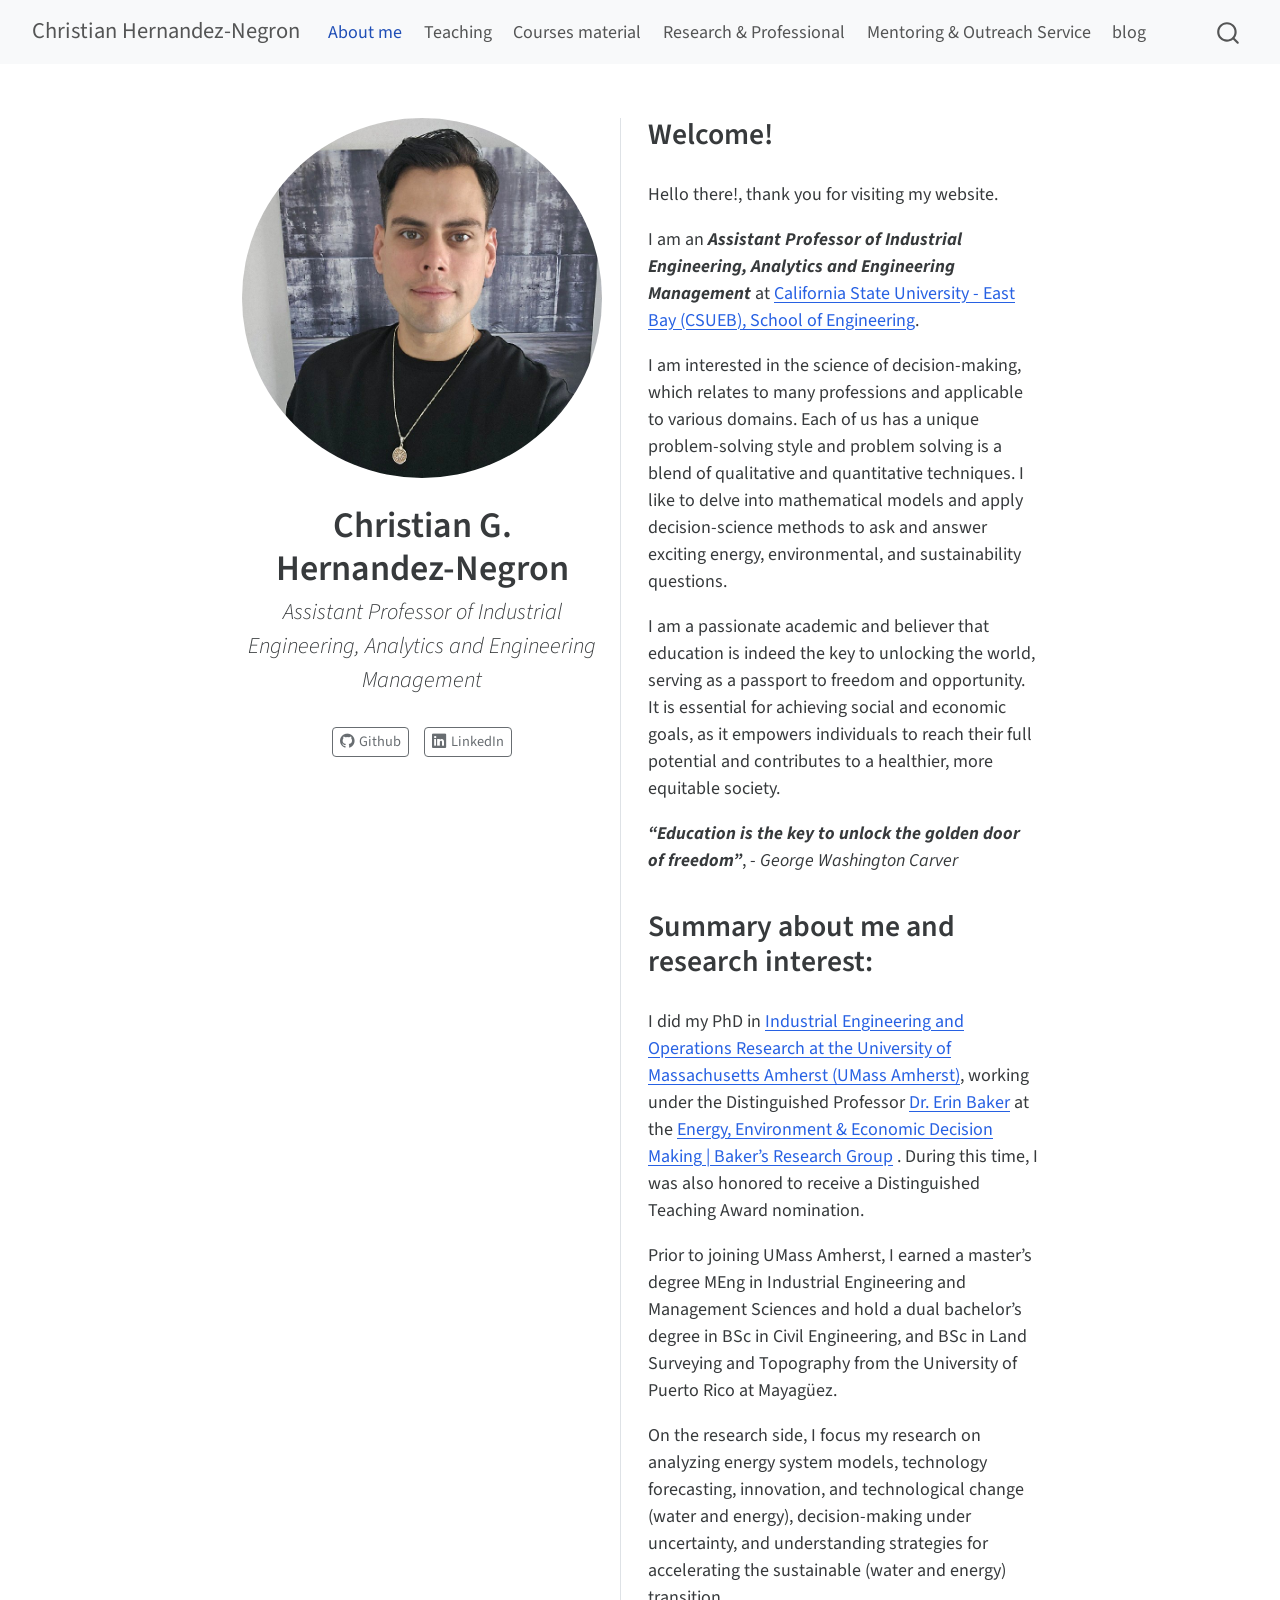
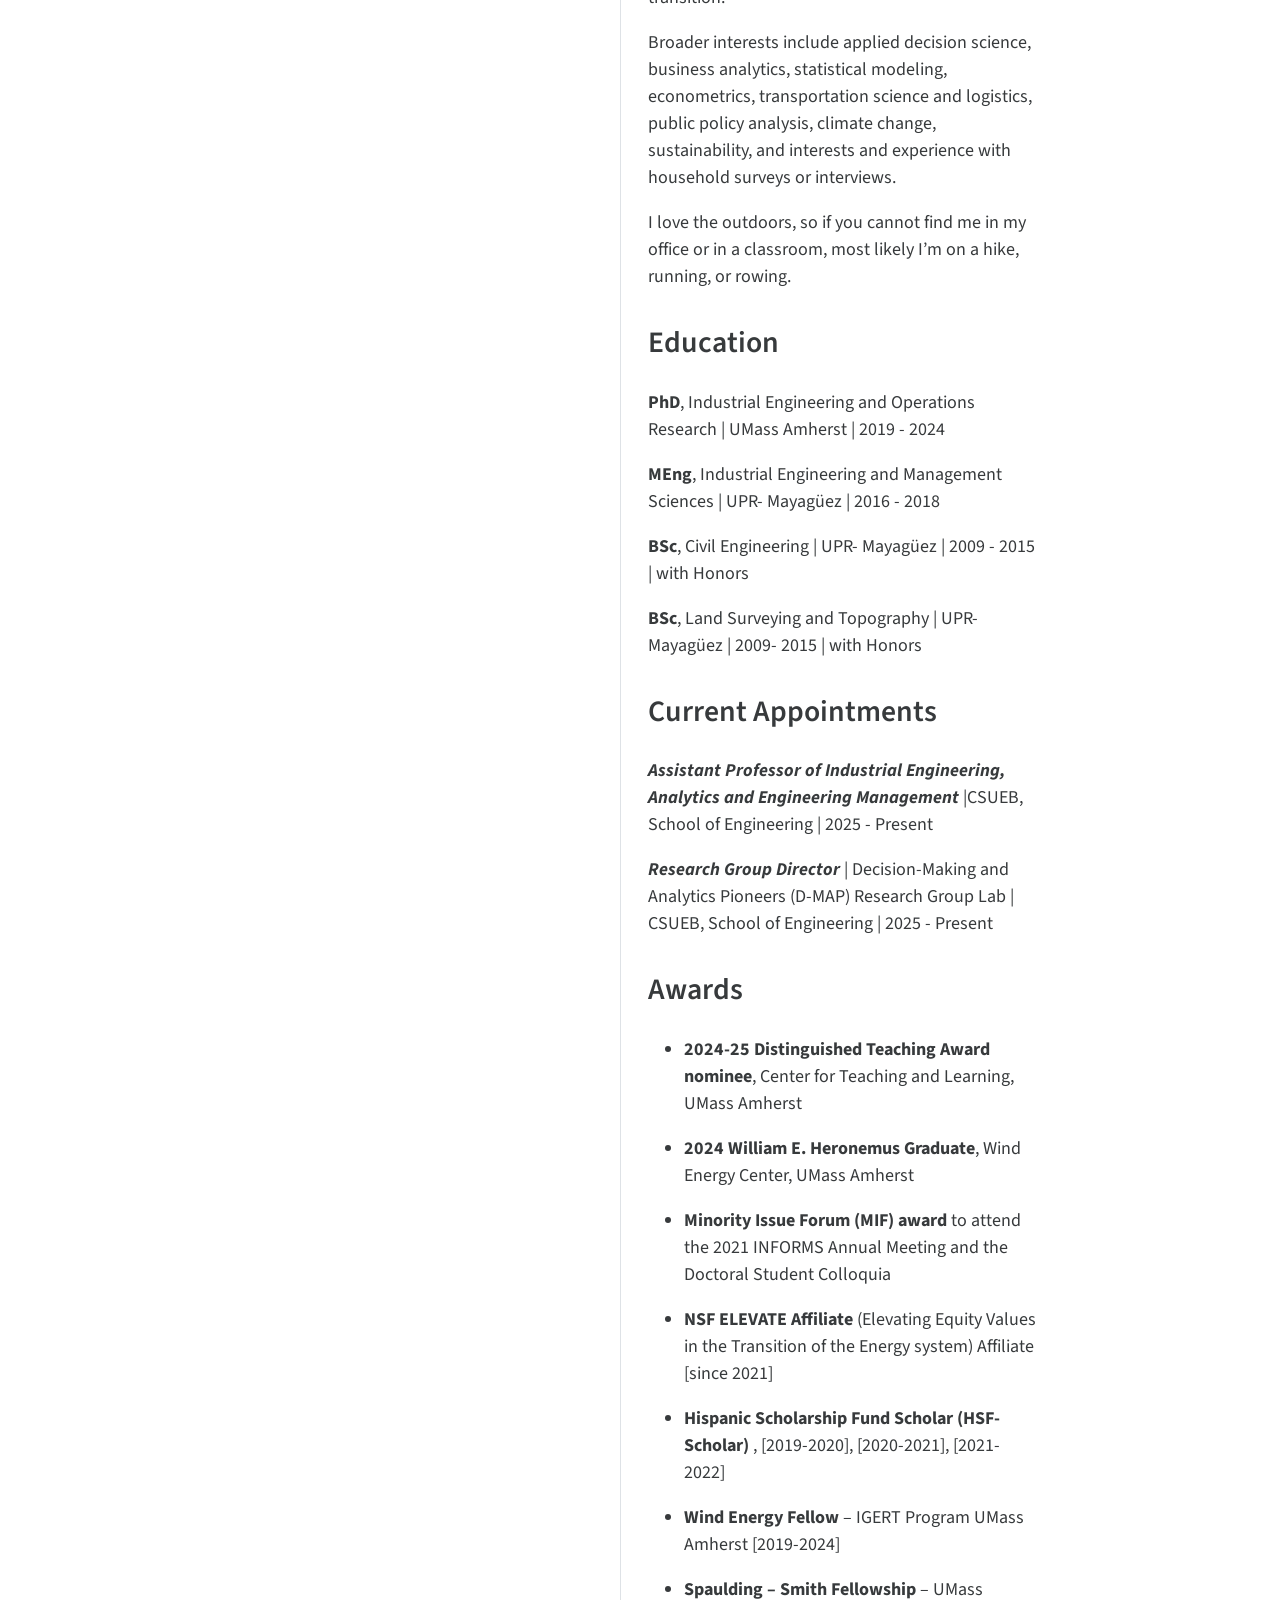
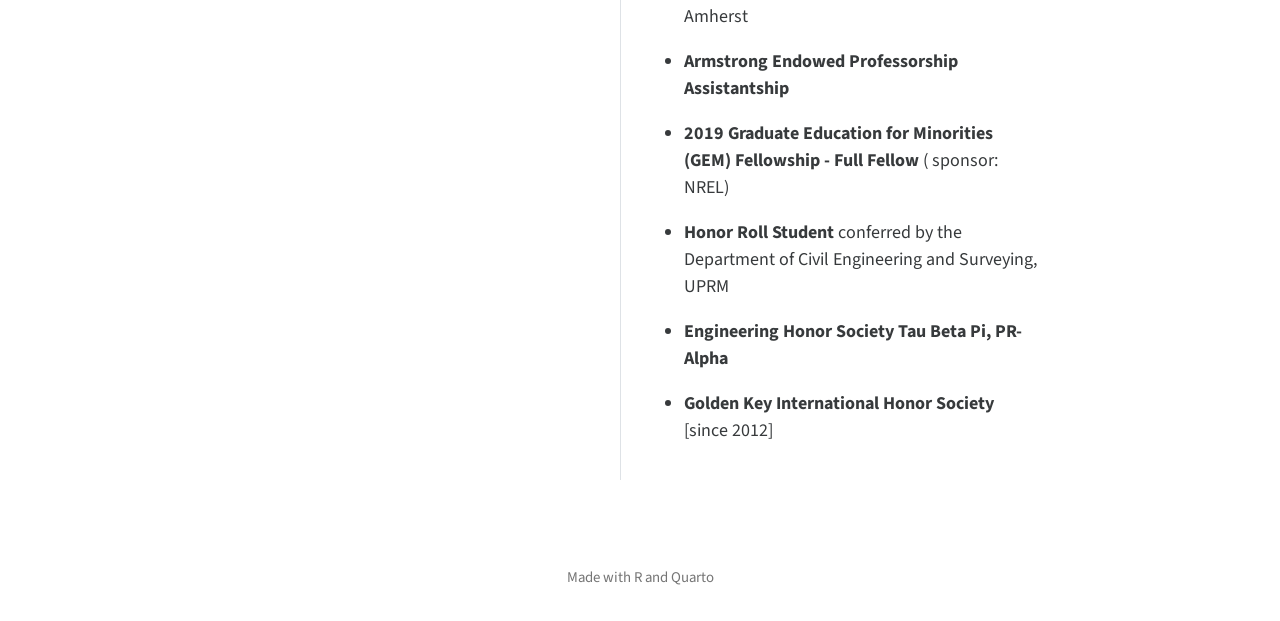
<file: docs/index.html>
<!DOCTYPE html>
<html xmlns="http://www.w3.org/1999/xhtml" lang="en" xml:lang="en"><head>

<meta charset="utf-8">
<meta name="generator" content="quarto-1.6.42">

<meta name="viewport" content="width=device-width, initial-scale=1.0, user-scalable=yes">


<title>Christian G. Hernandez-Negron – Christian Hernandez-Negron</title>
<style>
code{white-space: pre-wrap;}
span.smallcaps{font-variant: small-caps;}
div.columns{display: flex; gap: min(4vw, 1.5em);}
div.column{flex: auto; overflow-x: auto;}
div.hanging-indent{margin-left: 1.5em; text-indent: -1.5em;}
ul.task-list{list-style: none;}
ul.task-list li input[type="checkbox"] {
  width: 0.8em;
  margin: 0 0.8em 0.2em -1em; /* quarto-specific, see https://github.com/quarto-dev/quarto-cli/issues/4556 */ 
  vertical-align: middle;
}
</style>


<script src="site_libs/quarto-nav/quarto-nav.js"></script>
<script src="site_libs/quarto-nav/headroom.min.js"></script>
<script src="site_libs/clipboard/clipboard.min.js"></script>
<script src="site_libs/quarto-search/autocomplete.umd.js"></script>
<script src="site_libs/quarto-search/fuse.min.js"></script>
<script src="site_libs/quarto-search/quarto-search.js"></script>
<meta name="quarto:offset" content="./">
<script src="site_libs/quarto-html/quarto.js"></script>
<script src="site_libs/quarto-html/popper.min.js"></script>
<script src="site_libs/quarto-html/tippy.umd.min.js"></script>
<link href="site_libs/quarto-html/tippy.css" rel="stylesheet">
<link href="site_libs/quarto-html/quarto-syntax-highlighting-2f5df379a58b258e96c21c0638c20c03.css" rel="stylesheet" id="quarto-text-highlighting-styles">
<script src="site_libs/bootstrap/bootstrap.min.js"></script>
<link href="site_libs/bootstrap/bootstrap-icons.css" rel="stylesheet">
<link href="site_libs/bootstrap/bootstrap-907997e2d375c3799e5a6d384c79a72c.min.css" rel="stylesheet" append-hash="true" id="quarto-bootstrap" data-mode="light">
<script id="quarto-search-options" type="application/json">{
  "location": "navbar",
  "copy-button": false,
  "collapse-after": 3,
  "panel-placement": "end",
  "type": "overlay",
  "limit": 50,
  "keyboard-shortcut": [
    "f",
    "/",
    "s"
  ],
  "show-item-context": false,
  "language": {
    "search-no-results-text": "No results",
    "search-matching-documents-text": "matching documents",
    "search-copy-link-title": "Copy link to search",
    "search-hide-matches-text": "Hide additional matches",
    "search-more-match-text": "more match in this document",
    "search-more-matches-text": "more matches in this document",
    "search-clear-button-title": "Clear",
    "search-text-placeholder": "",
    "search-detached-cancel-button-title": "Cancel",
    "search-submit-button-title": "Submit",
    "search-label": "Search"
  }
}</script>


<meta property="og:title" content="Christian G. Hernandez-Negron – Christian Hernandez-Negron">
<meta property="og:description" content="Assistant Professor of Industrial Engineering, Analytics and Engineering Management">
<meta property="og:image" content="chrishernandeznegron_headshot.jpeg">
<meta property="og:site_name" content="Christian Hernandez-Negron">
</head>

<body class="nav-fixed fullcontent">

<div id="quarto-search-results"></div>
  <header id="quarto-header" class="headroom fixed-top">
    <nav class="navbar navbar-expand-lg " data-bs-theme="dark">
      <div class="navbar-container container-fluid">
      <div class="navbar-brand-container mx-auto">
    <a class="navbar-brand" href="./index.html">
    <span class="navbar-title">Christian Hernandez-Negron</span>
    </a>
  </div>
            <div id="quarto-search" class="" title="Search"></div>
          <button class="navbar-toggler" type="button" data-bs-toggle="collapse" data-bs-target="#navbarCollapse" aria-controls="navbarCollapse" role="menu" aria-expanded="false" aria-label="Toggle navigation" onclick="if (window.quartoToggleHeadroom) { window.quartoToggleHeadroom(); }">
  <span class="navbar-toggler-icon"></span>
</button>
          <div class="collapse navbar-collapse" id="navbarCollapse">
            <ul class="navbar-nav navbar-nav-scroll me-auto">
  <li class="nav-item">
    <a class="nav-link active" href="./index.html" aria-current="page"> 
<span class="menu-text">About me</span></a>
  </li>  
  <li class="nav-item">
    <a class="nav-link" href="./Teaching.html"> 
<span class="menu-text">Teaching</span></a>
  </li>  
  <li class="nav-item">
    <a class="nav-link" href="./Coursesmaterial.html"> 
<span class="menu-text">Courses material</span></a>
  </li>  
  <li class="nav-item">
    <a class="nav-link" href="./Research and Professional.html"> 
<span class="menu-text">Research &amp; Professional</span></a>
  </li>  
  <li class="nav-item">
    <a class="nav-link" href="./Mentoring and Outreach.html"> 
<span class="menu-text">Mentoring &amp; Outreach Service</span></a>
  </li>  
  <li class="nav-item">
    <a class="nav-link" href="./myblog.html"> 
<span class="menu-text">blog</span></a>
  </li>  
</ul>
          </div> <!-- /navcollapse -->
            <div class="quarto-navbar-tools">
</div>
      </div> <!-- /container-fluid -->
    </nav>
</header>
<!-- content -->
<div id="quarto-content" class="quarto-container page-columns page-rows-contents page-layout-article page-navbar">
<!-- sidebar -->
<!-- margin-sidebar -->
    
<!-- main -->
<div class="quarto-about-trestles">
  <div class="about-entity">
    <img src="chrishernandeznegron_headshot.jpeg" class="about-image
  round " style="height: 20em; width: 20em;">
<header id="title-block-header" class="quarto-title-block default">
<div class="quarto-title">
<h1 class="title">Christian G. Hernandez-Negron</h1>
<p class="subtitle lead"><em>Assistant Professor of Industrial Engineering, Analytics and Engineering Management</em></p>
</div>
<div class="quarto-title-meta">
  </div>
</header>
    <div class="about-links">
  <a href="https://github.com" class="about-link" rel="" target="">
    <i class="bi bi-github"></i>
     <span class="about-link-text">Github</span>
  </a>
  <a href="https://www.linkedin.com/in/christian-hern%C3%A1ndez-negr%C3%B3n-03/" class="about-link" rel="" target="">
    <i class="bi bi-linkedin"></i>
     <span class="about-link-text">LinkedIn</span>
  </a>
</div>
  </div>
  <div class="about-contents"><main class="content" id="quarto-document-content">
<section id="welcome" class="level2">
<h2 data-anchor-id="welcome">Welcome!</h2>
<p>Hello there!, thank you for visiting my website.</p>
<p>I am an <strong><em>Assistant Professor of Industrial Engineering, Analytics and Engineering Management</em></strong> at <a href="https://www.csueastbay.edu/engineering/">California State University - East Bay (CSUEB), School of Engineering</a>.</p>
<p>I am interested in the science of decision-making, which relates to many professions and applicable to various domains. Each of us has a unique problem-solving style and problem solving is a blend of qualitative and quantitative techniques. I like to delve into mathematical models and apply decision-science methods to ask and answer exciting energy, environmental, and sustainability questions.</p>
<p>I am a passionate academic and believer that education is indeed the key to unlocking the world, serving as a passport to freedom and opportunity. It is essential for achieving social and economic goals, as it empowers individuals to reach their full potential and contributes to a healthier, more equitable society.</p>
<p><strong><em>“Education is the key to unlock the golden door of freedom”</em></strong>, - <em>George Washington Carver</em></p>
</section>
<section id="summary-about-me-and-research-interest" class="level2">
<h2 data-anchor-id="summary-about-me-and-research-interest">Summary about me and research interest:</h2>
<p>I did my PhD in <a href="https://www.umass.edu/graduate/academics/industrial-engineering-and-operations-research">Industrial Engineering and Operations Research at the University of Massachusetts Amherst (UMass Amherst)</a>, working under the Distinguished Professor <a href="https://www.umass.edu/engineering/about/directory/erin-baker">Dr.&nbsp;Erin Baker</a> at the <a href="https://websites.umass.edu/e3lab/">Energy, Environment &amp; Economic Decision Making | Baker’s Research Group</a> . During this time, I was also honored to receive a Distinguished Teaching Award nomination.</p>
<p>Prior to joining UMass Amherst, I earned a master’s degree MEng in Industrial Engineering and Management Sciences and hold a dual bachelor’s degree in BSc in Civil Engineering, and BSc in Land Surveying and Topography from the University of Puerto Rico at Mayagüez.</p>
<p>On the research side, I focus my research on analyzing energy system models, technology forecasting, innovation, and technological change (water and energy), decision-making under uncertainty, and understanding strategies for accelerating the sustainable (water and energy) transition.</p>
<p>Broader interests include applied decision science, business analytics, statistical modeling, econometrics, transportation science and logistics, public policy analysis, climate change, sustainability, and interests and experience with household surveys or interviews.</p>
<p>I love the outdoors, so if you cannot find me in my office or in a classroom, most likely I’m on a hike, running, or rowing.</p>
</section>
<section id="education" class="level2">
<h2 data-anchor-id="education">Education</h2>
<p><strong>PhD</strong>, Industrial Engineering and Operations Research | UMass Amherst | 2019 - 2024</p>
<p><strong>MEng</strong>, Industrial Engineering and Management Sciences | UPR- Mayagüez | 2016 - 2018</p>
<p><strong>BSc</strong>, Civil Engineering | UPR- Mayagüez | 2009 - 2015 | with Honors</p>
<p><strong>BSc</strong>, Land Surveying and Topography | UPR- Mayagüez | 2009- 2015 | with Honors</p>
</section>
<section id="current-appointments" class="level2">
<h2 data-anchor-id="current-appointments">Current Appointments</h2>
<p><strong><em>Assistant Professor of Industrial Engineering, Analytics and Engineering Management</em></strong> |CSUEB, School of Engineering | 2025 - Present</p>
<p><strong><em>Research Group Director</em></strong> | Decision-Making and Analytics Pioneers (D-MAP) Research Group Lab | CSUEB, School of Engineering | 2025 - Present</p>
</section>
<section id="awards" class="level2">
<h2 data-anchor-id="awards">Awards</h2>
<ul>
<li><p><strong>2024-25 Distinguished Teaching Award nominee</strong>, Center for Teaching and Learning, UMass Amherst</p></li>
<li><p><strong>2024 William E. Heronemus Graduate</strong>, Wind Energy Center, UMass Amherst</p></li>
<li><p><strong>Minority Issue Forum (MIF) award</strong> to attend the 2021 INFORMS Annual Meeting and the Doctoral Student Colloquia</p></li>
<li><p><strong>NSF ELEVATE Affiliate</strong> (Elevating Equity Values in the Transition of the Energy system) Affiliate [since 2021]</p></li>
<li><p><strong>Hispanic Scholarship Fund Scholar (HSF- Scholar)</strong> , [2019-2020], [2020-2021], [2021-2022]</p></li>
<li><p><strong>Wind Energy Fellow</strong> – IGERT Program UMass Amherst [2019-2024]</p></li>
<li><p><strong>Spaulding – Smith Fellowship</strong> – UMass Amherst</p></li>
<li><p><strong>Armstrong Endowed Professorship Assistantship</strong></p></li>
<li><p><strong>2019 Graduate Education for Minorities (GEM) Fellowship - Full Fellow</strong> ( sponsor: NREL)</p></li>
<li><p><strong>Honor Roll Student</strong> conferred by the Department of Civil Engineering and Surveying, UPRM</p></li>
<li><p><strong>Engineering Honor Society Tau Beta Pi, PR-Alpha</strong></p></li>
<li><p><strong>Golden Key International Honor Society</strong> [since 2012]</p></li>
</ul>


</section>
</main></div>
</div>
 <!-- /main -->
<script id="quarto-html-after-body" type="application/javascript">
window.document.addEventListener("DOMContentLoaded", function (event) {
  const toggleBodyColorMode = (bsSheetEl) => {
    const mode = bsSheetEl.getAttribute("data-mode");
    const bodyEl = window.document.querySelector("body");
    if (mode === "dark") {
      bodyEl.classList.add("quarto-dark");
      bodyEl.classList.remove("quarto-light");
    } else {
      bodyEl.classList.add("quarto-light");
      bodyEl.classList.remove("quarto-dark");
    }
  }
  const toggleBodyColorPrimary = () => {
    const bsSheetEl = window.document.querySelector("link#quarto-bootstrap");
    if (bsSheetEl) {
      toggleBodyColorMode(bsSheetEl);
    }
  }
  toggleBodyColorPrimary();  
  const isCodeAnnotation = (el) => {
    for (const clz of el.classList) {
      if (clz.startsWith('code-annotation-')) {                     
        return true;
      }
    }
    return false;
  }
  const onCopySuccess = function(e) {
    // button target
    const button = e.trigger;
    // don't keep focus
    button.blur();
    // flash "checked"
    button.classList.add('code-copy-button-checked');
    var currentTitle = button.getAttribute("title");
    button.setAttribute("title", "Copied!");
    let tooltip;
    if (window.bootstrap) {
      button.setAttribute("data-bs-toggle", "tooltip");
      button.setAttribute("data-bs-placement", "left");
      button.setAttribute("data-bs-title", "Copied!");
      tooltip = new bootstrap.Tooltip(button, 
        { trigger: "manual", 
          customClass: "code-copy-button-tooltip",
          offset: [0, -8]});
      tooltip.show();    
    }
    setTimeout(function() {
      if (tooltip) {
        tooltip.hide();
        button.removeAttribute("data-bs-title");
        button.removeAttribute("data-bs-toggle");
        button.removeAttribute("data-bs-placement");
      }
      button.setAttribute("title", currentTitle);
      button.classList.remove('code-copy-button-checked');
    }, 1000);
    // clear code selection
    e.clearSelection();
  }
  const getTextToCopy = function(trigger) {
      const codeEl = trigger.previousElementSibling.cloneNode(true);
      for (const childEl of codeEl.children) {
        if (isCodeAnnotation(childEl)) {
          childEl.remove();
        }
      }
      return codeEl.innerText;
  }
  const clipboard = new window.ClipboardJS('.code-copy-button:not([data-in-quarto-modal])', {
    text: getTextToCopy
  });
  clipboard.on('success', onCopySuccess);
  if (window.document.getElementById('quarto-embedded-source-code-modal')) {
    const clipboardModal = new window.ClipboardJS('.code-copy-button[data-in-quarto-modal]', {
      text: getTextToCopy,
      container: window.document.getElementById('quarto-embedded-source-code-modal')
    });
    clipboardModal.on('success', onCopySuccess);
  }
    var localhostRegex = new RegExp(/^(?:http|https):\/\/localhost\:?[0-9]*\//);
    var mailtoRegex = new RegExp(/^mailto:/);
      var filterRegex = new RegExp('/' + window.location.host + '/');
    var isInternal = (href) => {
        return filterRegex.test(href) || localhostRegex.test(href) || mailtoRegex.test(href);
    }
    // Inspect non-navigation links and adorn them if external
 	var links = window.document.querySelectorAll('a[href]:not(.nav-link):not(.navbar-brand):not(.toc-action):not(.sidebar-link):not(.sidebar-item-toggle):not(.pagination-link):not(.no-external):not([aria-hidden]):not(.dropdown-item):not(.quarto-navigation-tool):not(.about-link)');
    for (var i=0; i<links.length; i++) {
      const link = links[i];
      if (!isInternal(link.href)) {
        // undo the damage that might have been done by quarto-nav.js in the case of
        // links that we want to consider external
        if (link.dataset.originalHref !== undefined) {
          link.href = link.dataset.originalHref;
        }
      }
    }
  function tippyHover(el, contentFn, onTriggerFn, onUntriggerFn) {
    const config = {
      allowHTML: true,
      maxWidth: 500,
      delay: 100,
      arrow: false,
      appendTo: function(el) {
          return el.parentElement;
      },
      interactive: true,
      interactiveBorder: 10,
      theme: 'quarto',
      placement: 'bottom-start',
    };
    if (contentFn) {
      config.content = contentFn;
    }
    if (onTriggerFn) {
      config.onTrigger = onTriggerFn;
    }
    if (onUntriggerFn) {
      config.onUntrigger = onUntriggerFn;
    }
    window.tippy(el, config); 
  }
  const noterefs = window.document.querySelectorAll('a[role="doc-noteref"]');
  for (var i=0; i<noterefs.length; i++) {
    const ref = noterefs[i];
    tippyHover(ref, function() {
      // use id or data attribute instead here
      let href = ref.getAttribute('data-footnote-href') || ref.getAttribute('href');
      try { href = new URL(href).hash; } catch {}
      const id = href.replace(/^#\/?/, "");
      const note = window.document.getElementById(id);
      if (note) {
        return note.innerHTML;
      } else {
        return "";
      }
    });
  }
  const xrefs = window.document.querySelectorAll('a.quarto-xref');
  const processXRef = (id, note) => {
    // Strip column container classes
    const stripColumnClz = (el) => {
      el.classList.remove("page-full", "page-columns");
      if (el.children) {
        for (const child of el.children) {
          stripColumnClz(child);
        }
      }
    }
    stripColumnClz(note)
    if (id === null || id.startsWith('sec-')) {
      // Special case sections, only their first couple elements
      const container = document.createElement("div");
      if (note.children && note.children.length > 2) {
        container.appendChild(note.children[0].cloneNode(true));
        for (let i = 1; i < note.children.length; i++) {
          const child = note.children[i];
          if (child.tagName === "P" && child.innerText === "") {
            continue;
          } else {
            container.appendChild(child.cloneNode(true));
            break;
          }
        }
        if (window.Quarto?.typesetMath) {
          window.Quarto.typesetMath(container);
        }
        return container.innerHTML
      } else {
        if (window.Quarto?.typesetMath) {
          window.Quarto.typesetMath(note);
        }
        return note.innerHTML;
      }
    } else {
      // Remove any anchor links if they are present
      const anchorLink = note.querySelector('a.anchorjs-link');
      if (anchorLink) {
        anchorLink.remove();
      }
      if (window.Quarto?.typesetMath) {
        window.Quarto.typesetMath(note);
      }
      if (note.classList.contains("callout")) {
        return note.outerHTML;
      } else {
        return note.innerHTML;
      }
    }
  }
  for (var i=0; i<xrefs.length; i++) {
    const xref = xrefs[i];
    tippyHover(xref, undefined, function(instance) {
      instance.disable();
      let url = xref.getAttribute('href');
      let hash = undefined; 
      if (url.startsWith('#')) {
        hash = url;
      } else {
        try { hash = new URL(url).hash; } catch {}
      }
      if (hash) {
        const id = hash.replace(/^#\/?/, "");
        const note = window.document.getElementById(id);
        if (note !== null) {
          try {
            const html = processXRef(id, note.cloneNode(true));
            instance.setContent(html);
          } finally {
            instance.enable();
            instance.show();
          }
        } else {
          // See if we can fetch this
          fetch(url.split('#')[0])
          .then(res => res.text())
          .then(html => {
            const parser = new DOMParser();
            const htmlDoc = parser.parseFromString(html, "text/html");
            const note = htmlDoc.getElementById(id);
            if (note !== null) {
              const html = processXRef(id, note);
              instance.setContent(html);
            } 
          }).finally(() => {
            instance.enable();
            instance.show();
          });
        }
      } else {
        // See if we can fetch a full url (with no hash to target)
        // This is a special case and we should probably do some content thinning / targeting
        fetch(url)
        .then(res => res.text())
        .then(html => {
          const parser = new DOMParser();
          const htmlDoc = parser.parseFromString(html, "text/html");
          const note = htmlDoc.querySelector('main.content');
          if (note !== null) {
            // This should only happen for chapter cross references
            // (since there is no id in the URL)
            // remove the first header
            if (note.children.length > 0 && note.children[0].tagName === "HEADER") {
              note.children[0].remove();
            }
            const html = processXRef(null, note);
            instance.setContent(html);
          } 
        }).finally(() => {
          instance.enable();
          instance.show();
        });
      }
    }, function(instance) {
    });
  }
      let selectedAnnoteEl;
      const selectorForAnnotation = ( cell, annotation) => {
        let cellAttr = 'data-code-cell="' + cell + '"';
        let lineAttr = 'data-code-annotation="' +  annotation + '"';
        const selector = 'span[' + cellAttr + '][' + lineAttr + ']';
        return selector;
      }
      const selectCodeLines = (annoteEl) => {
        const doc = window.document;
        const targetCell = annoteEl.getAttribute("data-target-cell");
        const targetAnnotation = annoteEl.getAttribute("data-target-annotation");
        const annoteSpan = window.document.querySelector(selectorForAnnotation(targetCell, targetAnnotation));
        const lines = annoteSpan.getAttribute("data-code-lines").split(",");
        const lineIds = lines.map((line) => {
          return targetCell + "-" + line;
        })
        let top = null;
        let height = null;
        let parent = null;
        if (lineIds.length > 0) {
            //compute the position of the single el (top and bottom and make a div)
            const el = window.document.getElementById(lineIds[0]);
            top = el.offsetTop;
            height = el.offsetHeight;
            parent = el.parentElement.parentElement;
          if (lineIds.length > 1) {
            const lastEl = window.document.getElementById(lineIds[lineIds.length - 1]);
            const bottom = lastEl.offsetTop + lastEl.offsetHeight;
            height = bottom - top;
          }
          if (top !== null && height !== null && parent !== null) {
            // cook up a div (if necessary) and position it 
            let div = window.document.getElementById("code-annotation-line-highlight");
            if (div === null) {
              div = window.document.createElement("div");
              div.setAttribute("id", "code-annotation-line-highlight");
              div.style.position = 'absolute';
              parent.appendChild(div);
            }
            div.style.top = top - 2 + "px";
            div.style.height = height + 4 + "px";
            div.style.left = 0;
            let gutterDiv = window.document.getElementById("code-annotation-line-highlight-gutter");
            if (gutterDiv === null) {
              gutterDiv = window.document.createElement("div");
              gutterDiv.setAttribute("id", "code-annotation-line-highlight-gutter");
              gutterDiv.style.position = 'absolute';
              const codeCell = window.document.getElementById(targetCell);
              const gutter = codeCell.querySelector('.code-annotation-gutter');
              gutter.appendChild(gutterDiv);
            }
            gutterDiv.style.top = top - 2 + "px";
            gutterDiv.style.height = height + 4 + "px";
          }
          selectedAnnoteEl = annoteEl;
        }
      };
      const unselectCodeLines = () => {
        const elementsIds = ["code-annotation-line-highlight", "code-annotation-line-highlight-gutter"];
        elementsIds.forEach((elId) => {
          const div = window.document.getElementById(elId);
          if (div) {
            div.remove();
          }
        });
        selectedAnnoteEl = undefined;
      };
        // Handle positioning of the toggle
    window.addEventListener(
      "resize",
      throttle(() => {
        elRect = undefined;
        if (selectedAnnoteEl) {
          selectCodeLines(selectedAnnoteEl);
        }
      }, 10)
    );
    function throttle(fn, ms) {
    let throttle = false;
    let timer;
      return (...args) => {
        if(!throttle) { // first call gets through
            fn.apply(this, args);
            throttle = true;
        } else { // all the others get throttled
            if(timer) clearTimeout(timer); // cancel #2
            timer = setTimeout(() => {
              fn.apply(this, args);
              timer = throttle = false;
            }, ms);
        }
      };
    }
      // Attach click handler to the DT
      const annoteDls = window.document.querySelectorAll('dt[data-target-cell]');
      for (const annoteDlNode of annoteDls) {
        annoteDlNode.addEventListener('click', (event) => {
          const clickedEl = event.target;
          if (clickedEl !== selectedAnnoteEl) {
            unselectCodeLines();
            const activeEl = window.document.querySelector('dt[data-target-cell].code-annotation-active');
            if (activeEl) {
              activeEl.classList.remove('code-annotation-active');
            }
            selectCodeLines(clickedEl);
            clickedEl.classList.add('code-annotation-active');
          } else {
            // Unselect the line
            unselectCodeLines();
            clickedEl.classList.remove('code-annotation-active');
          }
        });
      }
  const findCites = (el) => {
    const parentEl = el.parentElement;
    if (parentEl) {
      const cites = parentEl.dataset.cites;
      if (cites) {
        return {
          el,
          cites: cites.split(' ')
        };
      } else {
        return findCites(el.parentElement)
      }
    } else {
      return undefined;
    }
  };
  var bibliorefs = window.document.querySelectorAll('a[role="doc-biblioref"]');
  for (var i=0; i<bibliorefs.length; i++) {
    const ref = bibliorefs[i];
    const citeInfo = findCites(ref);
    if (citeInfo) {
      tippyHover(citeInfo.el, function() {
        var popup = window.document.createElement('div');
        citeInfo.cites.forEach(function(cite) {
          var citeDiv = window.document.createElement('div');
          citeDiv.classList.add('hanging-indent');
          citeDiv.classList.add('csl-entry');
          var biblioDiv = window.document.getElementById('ref-' + cite);
          if (biblioDiv) {
            citeDiv.innerHTML = biblioDiv.innerHTML;
          }
          popup.appendChild(citeDiv);
        });
        return popup.innerHTML;
      });
    }
  }
});
</script>
</div> <!-- /content -->
<footer class="footer">
  <div class="nav-footer">
    <div class="nav-footer-left">
      &nbsp;
    </div>   
    <div class="nav-footer-center">
<p>Made with R and Quarto</p>
</div>
    <div class="nav-footer-right">
      &nbsp;
    </div>
  </div>
</footer>




</body></html>
</file>
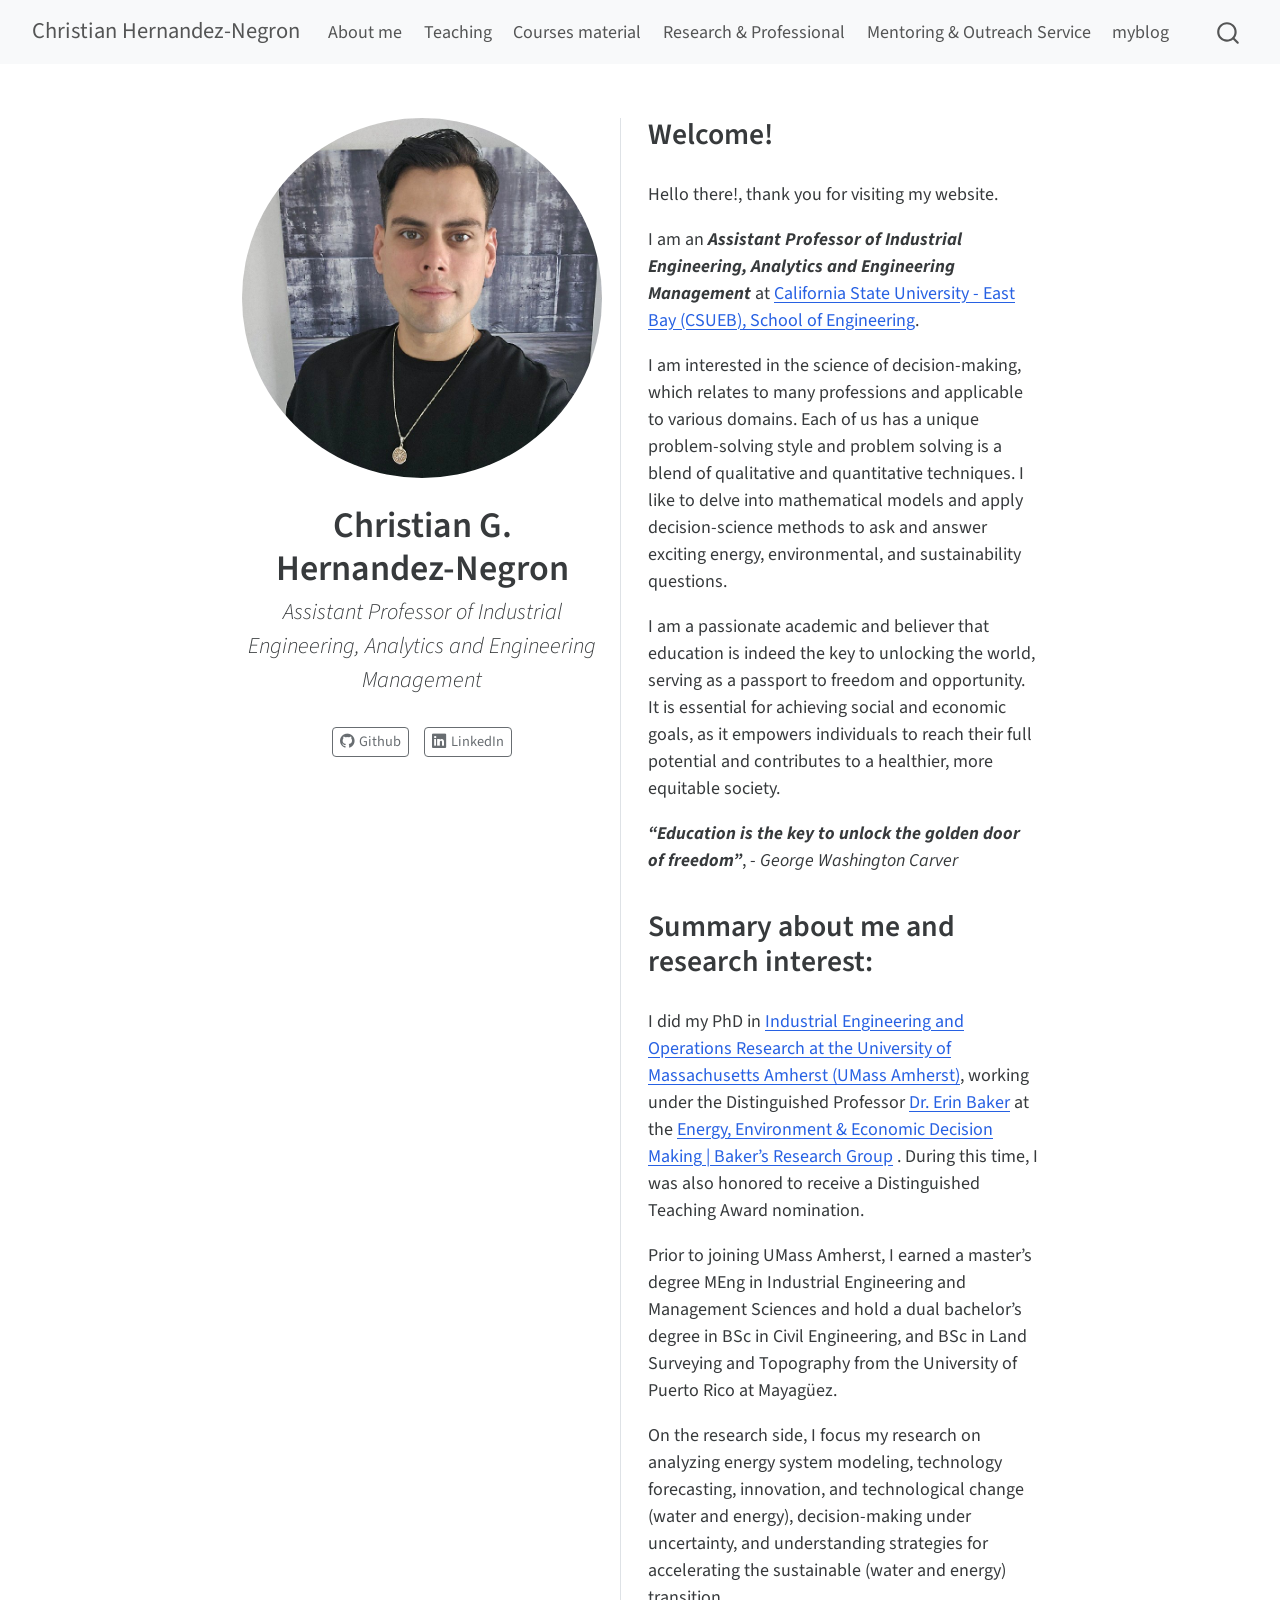
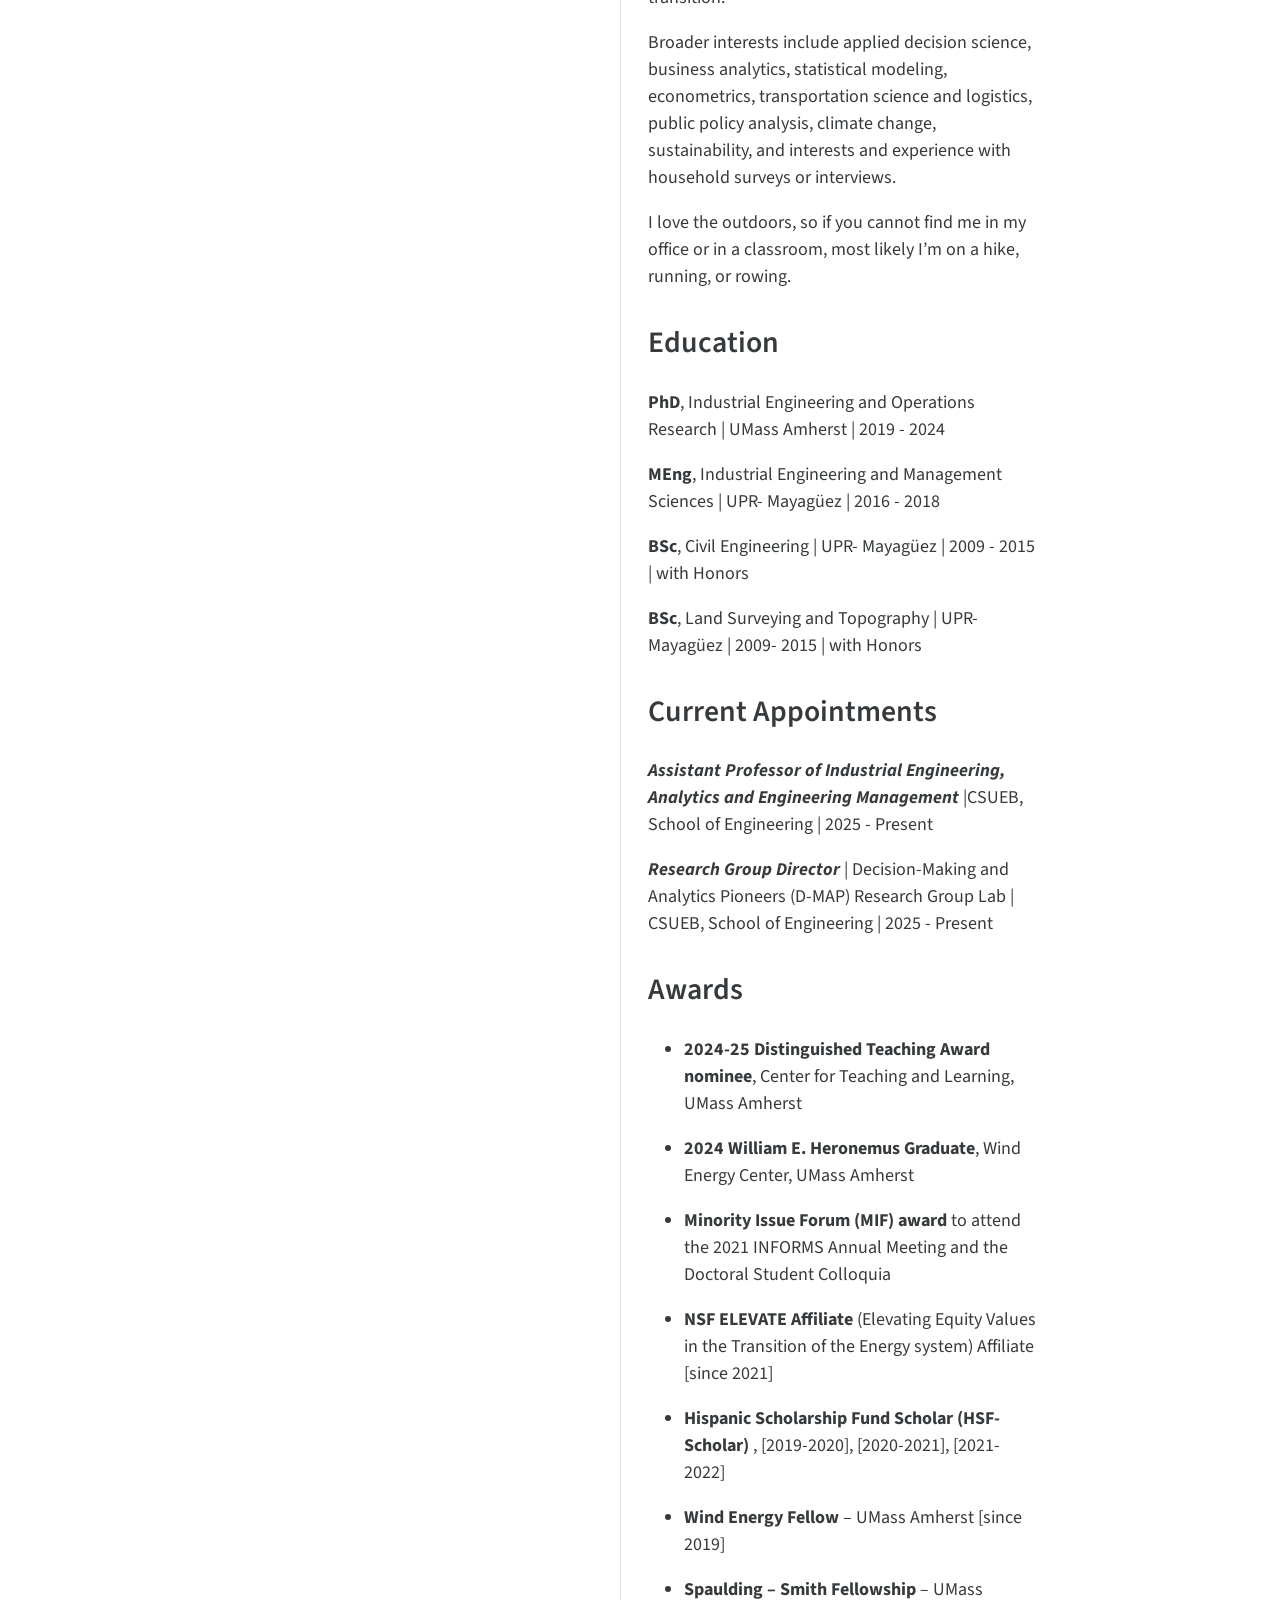
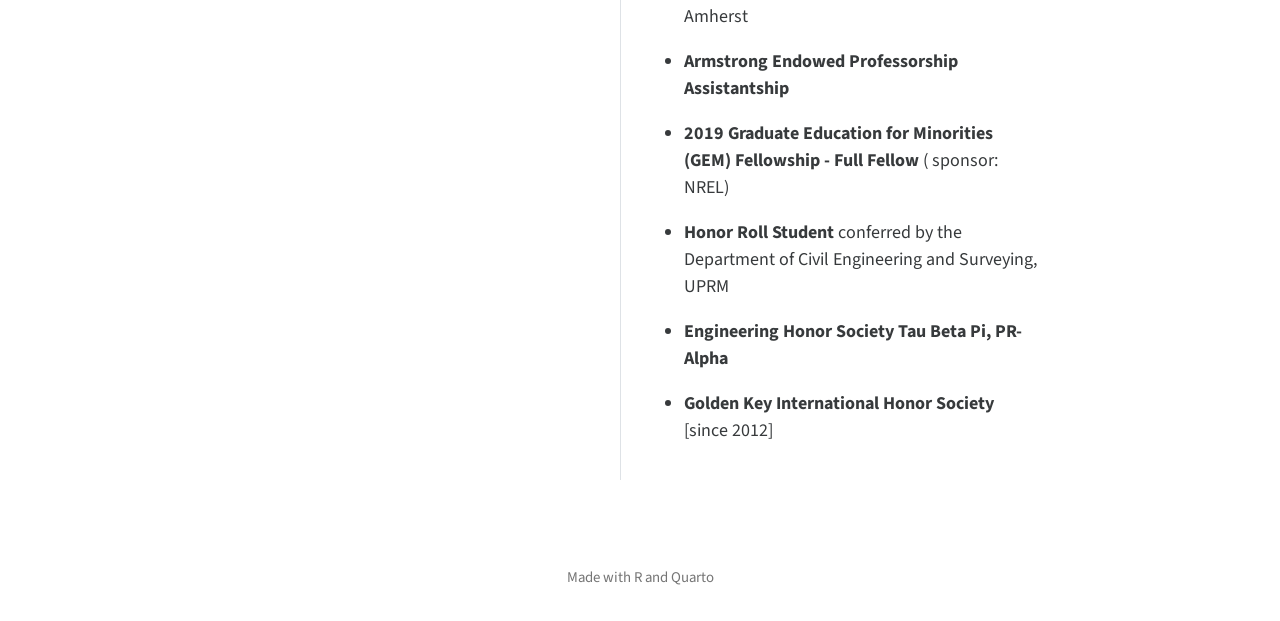
<file: docs/docs/index.html>
<!DOCTYPE html>
<html xmlns="http://www.w3.org/1999/xhtml" lang="en" xml:lang="en"><head>

<meta charset="utf-8">
<meta name="generator" content="quarto-1.6.42">

<meta name="viewport" content="width=device-width, initial-scale=1.0, user-scalable=yes">


<title>Christian G. Hernandez-Negron – Christian Hernandez-Negron</title>
<style>
code{white-space: pre-wrap;}
span.smallcaps{font-variant: small-caps;}
div.columns{display: flex; gap: min(4vw, 1.5em);}
div.column{flex: auto; overflow-x: auto;}
div.hanging-indent{margin-left: 1.5em; text-indent: -1.5em;}
ul.task-list{list-style: none;}
ul.task-list li input[type="checkbox"] {
  width: 0.8em;
  margin: 0 0.8em 0.2em -1em; /* quarto-specific, see https://github.com/quarto-dev/quarto-cli/issues/4556 */ 
  vertical-align: middle;
}
</style>


<script src="../site_libs/quarto-nav/quarto-nav.js"></script>
<script src="../site_libs/quarto-nav/headroom.min.js"></script>
<script src="../site_libs/clipboard/clipboard.min.js"></script>
<script src="../site_libs/quarto-search/autocomplete.umd.js"></script>
<script src="../site_libs/quarto-search/fuse.min.js"></script>
<script src="../site_libs/quarto-search/quarto-search.js"></script>
<meta name="quarto:offset" content="../">
<script src="../site_libs/quarto-html/quarto.js"></script>
<script src="../site_libs/quarto-html/popper.min.js"></script>
<script src="../site_libs/quarto-html/tippy.umd.min.js"></script>
<link href="../site_libs/quarto-html/tippy.css" rel="stylesheet">
<link href="../site_libs/quarto-html/quarto-syntax-highlighting-2f5df379a58b258e96c21c0638c20c03.css" rel="stylesheet" id="quarto-text-highlighting-styles">
<script src="../site_libs/bootstrap/bootstrap.min.js"></script>
<link href="../site_libs/bootstrap/bootstrap-icons.css" rel="stylesheet">
<link href="../site_libs/bootstrap/bootstrap-907997e2d375c3799e5a6d384c79a72c.min.css" rel="stylesheet" append-hash="true" id="quarto-bootstrap" data-mode="light">
<script id="quarto-search-options" type="application/json">{
  "location": "navbar",
  "copy-button": false,
  "collapse-after": 3,
  "panel-placement": "end",
  "type": "overlay",
  "limit": 50,
  "keyboard-shortcut": [
    "f",
    "/",
    "s"
  ],
  "show-item-context": false,
  "language": {
    "search-no-results-text": "No results",
    "search-matching-documents-text": "matching documents",
    "search-copy-link-title": "Copy link to search",
    "search-hide-matches-text": "Hide additional matches",
    "search-more-match-text": "more match in this document",
    "search-more-matches-text": "more matches in this document",
    "search-clear-button-title": "Clear",
    "search-text-placeholder": "",
    "search-detached-cancel-button-title": "Cancel",
    "search-submit-button-title": "Submit",
    "search-label": "Search"
  }
}</script>


<meta property="og:title" content="Christian G. Hernandez-Negron – Christian Hernandez-Negron">
<meta property="og:description" content="Assistant Professor of Industrial Engineering, Analytics and Engineering Management">
<meta property="og:image" content="chrishernandeznegron_headshot.jpeg">
<meta property="og:site_name" content="Christian Hernandez-Negron">
</head>

<body class="nav-fixed fullcontent">

<div id="quarto-search-results"></div>
  <header id="quarto-header" class="headroom fixed-top">
    <nav class="navbar navbar-expand-lg " data-bs-theme="dark">
      <div class="navbar-container container-fluid">
      <div class="navbar-brand-container mx-auto">
    <a class="navbar-brand" href="../index.html">
    <span class="navbar-title">Christian Hernandez-Negron</span>
    </a>
  </div>
            <div id="quarto-search" class="" title="Search"></div>
          <button class="navbar-toggler" type="button" data-bs-toggle="collapse" data-bs-target="#navbarCollapse" aria-controls="navbarCollapse" role="menu" aria-expanded="false" aria-label="Toggle navigation" onclick="if (window.quartoToggleHeadroom) { window.quartoToggleHeadroom(); }">
  <span class="navbar-toggler-icon"></span>
</button>
          <div class="collapse navbar-collapse" id="navbarCollapse">
            <ul class="navbar-nav navbar-nav-scroll me-auto">
  <li class="nav-item">
    <a class="nav-link" href="../index.html"> 
<span class="menu-text">About me</span></a>
  </li>  
  <li class="nav-item">
    <a class="nav-link" href="../Teaching.html"> 
<span class="menu-text">Teaching</span></a>
  </li>  
  <li class="nav-item">
    <a class="nav-link" href="../Coursesmaterial.html"> 
<span class="menu-text">Courses material</span></a>
  </li>  
  <li class="nav-item">
    <a class="nav-link" href="../Research and Professional.html"> 
<span class="menu-text">Research &amp; Professional</span></a>
  </li>  
  <li class="nav-item">
    <a class="nav-link" href="../Mentoring and Outreach.html"> 
<span class="menu-text">Mentoring &amp; Outreach Service</span></a>
  </li>  
  <li class="nav-item">
    <a class="nav-link" href="../myblog.html"> 
<span class="menu-text">myblog</span></a>
  </li>  
</ul>
          </div> <!-- /navcollapse -->
            <div class="quarto-navbar-tools">
</div>
      </div> <!-- /container-fluid -->
    </nav>
</header>
<!-- content -->
<div id="quarto-content" class="quarto-container page-columns page-rows-contents page-layout-article page-navbar">
<!-- sidebar -->
<!-- margin-sidebar -->
    
<!-- main -->
<div class="quarto-about-trestles">
  <div class="about-entity">
    <img src="chrishernandeznegron_headshot.jpeg" class="about-image
  round " style="height: 20em; width: 20em;">
<header id="title-block-header" class="quarto-title-block default">
<div class="quarto-title">
<h1 class="title">Christian G. Hernandez-Negron</h1>
<p class="subtitle lead"><em>Assistant Professor of Industrial Engineering, Analytics and Engineering Management</em></p>
</div>
<div class="quarto-title-meta">
  </div>
</header>
    <div class="about-links">
  <a href="https://github.com" class="about-link" rel="" target="">
    <i class="bi bi-github"></i>
     <span class="about-link-text">Github</span>
  </a>
  <a href="https://www.linkedin.com/in/christian-hern%C3%A1ndez-negr%C3%B3n-03/" class="about-link" rel="" target="">
    <i class="bi bi-linkedin"></i>
     <span class="about-link-text">LinkedIn</span>
  </a>
</div>
  </div>
  <div class="about-contents"><main class="content" id="quarto-document-content">
<section id="welcome" class="level2">
<h2 data-anchor-id="welcome">Welcome!</h2>
<p>Hello there!, thank you for visiting my website.</p>
<p>I am an <strong><em>Assistant Professor of Industrial Engineering, Analytics and Engineering Management</em></strong> at <a href="https://www.csueastbay.edu/engineering/">California State University - East Bay (CSUEB), School of Engineering</a>.</p>
<p>I am interested in the science of decision-making, which relates to many professions and applicable to various domains. Each of us has a unique problem-solving style and problem solving is a blend of qualitative and quantitative techniques. I like to delve into mathematical models and apply decision-science methods to ask and answer exciting energy, environmental, and sustainability questions.</p>
<p>I am a passionate academic and believer that education is indeed the key to unlocking the world, serving as a passport to freedom and opportunity. It is essential for achieving social and economic goals, as it empowers individuals to reach their full potential and contributes to a healthier, more equitable society.</p>
<p><strong><em>“Education is the key to unlock the golden door of freedom”</em></strong>, - <em>George Washington Carver</em></p>
</section>
<section id="summary-about-me-and-research-interest" class="level2">
<h2 data-anchor-id="summary-about-me-and-research-interest">Summary about me and research interest:</h2>
<p>I did my PhD in <a href="https://www.umass.edu/graduate/academics/industrial-engineering-and-operations-research">Industrial Engineering and Operations Research at the University of Massachusetts Amherst (UMass Amherst)</a>, working under the Distinguished Professor <a href="https://www.umass.edu/engineering/about/directory/erin-baker">Dr.&nbsp;Erin Baker</a> at the <a href="https://websites.umass.edu/e3lab/">Energy, Environment &amp; Economic Decision Making | Baker’s Research Group</a> . During this time, I was also honored to receive a Distinguished Teaching Award nomination.</p>
<p>Prior to joining UMass Amherst, I earned a master’s degree MEng in Industrial Engineering and Management Sciences and hold a dual bachelor’s degree in BSc in Civil Engineering, and BSc in Land Surveying and Topography from the University of Puerto Rico at Mayagüez.</p>
<p>On the research side, I focus my research on analyzing energy system modeling, technology forecasting, innovation, and technological change (water and energy), decision-making under uncertainty, and understanding strategies for accelerating the sustainable (water and energy) transition.</p>
<p>Broader interests include applied decision science, business analytics, statistical modeling, econometrics, transportation science and logistics, public policy analysis, climate change, sustainability, and interests and experience with household surveys or interviews.</p>
<p>I love the outdoors, so if you cannot find me in my office or in a classroom, most likely I’m on a hike, running, or rowing.</p>
</section>
<section id="education" class="level2">
<h2 data-anchor-id="education">Education</h2>
<p><strong>PhD</strong>, Industrial Engineering and Operations Research | UMass Amherst | 2019 - 2024</p>
<p><strong>MEng</strong>, Industrial Engineering and Management Sciences | UPR- Mayagüez | 2016 - 2018</p>
<p><strong>BSc</strong>, Civil Engineering | UPR- Mayagüez | 2009 - 2015 | with Honors</p>
<p><strong>BSc</strong>, Land Surveying and Topography | UPR- Mayagüez | 2009- 2015 | with Honors</p>
</section>
<section id="current-appointments" class="level2">
<h2 data-anchor-id="current-appointments">Current Appointments</h2>
<p><strong><em>Assistant Professor of Industrial Engineering, Analytics and Engineering Management</em></strong> |CSUEB, School of Engineering | 2025 - Present</p>
<p><strong><em>Research Group Director</em></strong> | Decision-Making and Analytics Pioneers (D-MAP) Research Group Lab | CSUEB, School of Engineering | 2025 - Present</p>
</section>
<section id="awards" class="level2">
<h2 data-anchor-id="awards">Awards</h2>
<ul>
<li><p><strong>2024-25 Distinguished Teaching Award nominee</strong>, Center for Teaching and Learning, UMass Amherst</p></li>
<li><p><strong>2024 William E. Heronemus Graduate</strong>, Wind Energy Center, UMass Amherst</p></li>
<li><p><strong>Minority Issue Forum (MIF) award</strong> to attend the 2021 INFORMS Annual Meeting and the Doctoral Student Colloquia</p></li>
<li><p><strong>NSF ELEVATE Affiliate</strong> (Elevating Equity Values in the Transition of the Energy system) Affiliate [since 2021]</p></li>
<li><p><strong>Hispanic Scholarship Fund Scholar (HSF- Scholar)</strong> , [2019-2020], [2020-2021], [2021-2022]</p></li>
<li><p><strong>Wind Energy Fellow</strong> – UMass Amherst [since 2019]</p></li>
<li><p><strong>Spaulding – Smith Fellowship</strong> – UMass Amherst</p></li>
<li><p><strong>Armstrong Endowed Professorship Assistantship</strong></p></li>
<li><p><strong>2019 Graduate Education for Minorities (GEM) Fellowship - Full Fellow</strong> ( sponsor: NREL)</p></li>
<li><p><strong>Honor Roll Student</strong> conferred by the Department of Civil Engineering and Surveying, UPRM</p></li>
<li><p><strong>Engineering Honor Society Tau Beta Pi, PR-Alpha</strong></p></li>
<li><p><strong>Golden Key International Honor Society</strong> [since 2012]</p></li>
</ul>


</section>
</main></div>
</div>
 <!-- /main -->
<script id="quarto-html-after-body" type="application/javascript">
window.document.addEventListener("DOMContentLoaded", function (event) {
  const toggleBodyColorMode = (bsSheetEl) => {
    const mode = bsSheetEl.getAttribute("data-mode");
    const bodyEl = window.document.querySelector("body");
    if (mode === "dark") {
      bodyEl.classList.add("quarto-dark");
      bodyEl.classList.remove("quarto-light");
    } else {
      bodyEl.classList.add("quarto-light");
      bodyEl.classList.remove("quarto-dark");
    }
  }
  const toggleBodyColorPrimary = () => {
    const bsSheetEl = window.document.querySelector("link#quarto-bootstrap");
    if (bsSheetEl) {
      toggleBodyColorMode(bsSheetEl);
    }
  }
  toggleBodyColorPrimary();  
  const isCodeAnnotation = (el) => {
    for (const clz of el.classList) {
      if (clz.startsWith('code-annotation-')) {                     
        return true;
      }
    }
    return false;
  }
  const onCopySuccess = function(e) {
    // button target
    const button = e.trigger;
    // don't keep focus
    button.blur();
    // flash "checked"
    button.classList.add('code-copy-button-checked');
    var currentTitle = button.getAttribute("title");
    button.setAttribute("title", "Copied!");
    let tooltip;
    if (window.bootstrap) {
      button.setAttribute("data-bs-toggle", "tooltip");
      button.setAttribute("data-bs-placement", "left");
      button.setAttribute("data-bs-title", "Copied!");
      tooltip = new bootstrap.Tooltip(button, 
        { trigger: "manual", 
          customClass: "code-copy-button-tooltip",
          offset: [0, -8]});
      tooltip.show();    
    }
    setTimeout(function() {
      if (tooltip) {
        tooltip.hide();
        button.removeAttribute("data-bs-title");
        button.removeAttribute("data-bs-toggle");
        button.removeAttribute("data-bs-placement");
      }
      button.setAttribute("title", currentTitle);
      button.classList.remove('code-copy-button-checked');
    }, 1000);
    // clear code selection
    e.clearSelection();
  }
  const getTextToCopy = function(trigger) {
      const codeEl = trigger.previousElementSibling.cloneNode(true);
      for (const childEl of codeEl.children) {
        if (isCodeAnnotation(childEl)) {
          childEl.remove();
        }
      }
      return codeEl.innerText;
  }
  const clipboard = new window.ClipboardJS('.code-copy-button:not([data-in-quarto-modal])', {
    text: getTextToCopy
  });
  clipboard.on('success', onCopySuccess);
  if (window.document.getElementById('quarto-embedded-source-code-modal')) {
    const clipboardModal = new window.ClipboardJS('.code-copy-button[data-in-quarto-modal]', {
      text: getTextToCopy,
      container: window.document.getElementById('quarto-embedded-source-code-modal')
    });
    clipboardModal.on('success', onCopySuccess);
  }
    var localhostRegex = new RegExp(/^(?:http|https):\/\/localhost\:?[0-9]*\//);
    var mailtoRegex = new RegExp(/^mailto:/);
      var filterRegex = new RegExp('/' + window.location.host + '/');
    var isInternal = (href) => {
        return filterRegex.test(href) || localhostRegex.test(href) || mailtoRegex.test(href);
    }
    // Inspect non-navigation links and adorn them if external
 	var links = window.document.querySelectorAll('a[href]:not(.nav-link):not(.navbar-brand):not(.toc-action):not(.sidebar-link):not(.sidebar-item-toggle):not(.pagination-link):not(.no-external):not([aria-hidden]):not(.dropdown-item):not(.quarto-navigation-tool):not(.about-link)');
    for (var i=0; i<links.length; i++) {
      const link = links[i];
      if (!isInternal(link.href)) {
        // undo the damage that might have been done by quarto-nav.js in the case of
        // links that we want to consider external
        if (link.dataset.originalHref !== undefined) {
          link.href = link.dataset.originalHref;
        }
      }
    }
  function tippyHover(el, contentFn, onTriggerFn, onUntriggerFn) {
    const config = {
      allowHTML: true,
      maxWidth: 500,
      delay: 100,
      arrow: false,
      appendTo: function(el) {
          return el.parentElement;
      },
      interactive: true,
      interactiveBorder: 10,
      theme: 'quarto',
      placement: 'bottom-start',
    };
    if (contentFn) {
      config.content = contentFn;
    }
    if (onTriggerFn) {
      config.onTrigger = onTriggerFn;
    }
    if (onUntriggerFn) {
      config.onUntrigger = onUntriggerFn;
    }
    window.tippy(el, config); 
  }
  const noterefs = window.document.querySelectorAll('a[role="doc-noteref"]');
  for (var i=0; i<noterefs.length; i++) {
    const ref = noterefs[i];
    tippyHover(ref, function() {
      // use id or data attribute instead here
      let href = ref.getAttribute('data-footnote-href') || ref.getAttribute('href');
      try { href = new URL(href).hash; } catch {}
      const id = href.replace(/^#\/?/, "");
      const note = window.document.getElementById(id);
      if (note) {
        return note.innerHTML;
      } else {
        return "";
      }
    });
  }
  const xrefs = window.document.querySelectorAll('a.quarto-xref');
  const processXRef = (id, note) => {
    // Strip column container classes
    const stripColumnClz = (el) => {
      el.classList.remove("page-full", "page-columns");
      if (el.children) {
        for (const child of el.children) {
          stripColumnClz(child);
        }
      }
    }
    stripColumnClz(note)
    if (id === null || id.startsWith('sec-')) {
      // Special case sections, only their first couple elements
      const container = document.createElement("div");
      if (note.children && note.children.length > 2) {
        container.appendChild(note.children[0].cloneNode(true));
        for (let i = 1; i < note.children.length; i++) {
          const child = note.children[i];
          if (child.tagName === "P" && child.innerText === "") {
            continue;
          } else {
            container.appendChild(child.cloneNode(true));
            break;
          }
        }
        if (window.Quarto?.typesetMath) {
          window.Quarto.typesetMath(container);
        }
        return container.innerHTML
      } else {
        if (window.Quarto?.typesetMath) {
          window.Quarto.typesetMath(note);
        }
        return note.innerHTML;
      }
    } else {
      // Remove any anchor links if they are present
      const anchorLink = note.querySelector('a.anchorjs-link');
      if (anchorLink) {
        anchorLink.remove();
      }
      if (window.Quarto?.typesetMath) {
        window.Quarto.typesetMath(note);
      }
      if (note.classList.contains("callout")) {
        return note.outerHTML;
      } else {
        return note.innerHTML;
      }
    }
  }
  for (var i=0; i<xrefs.length; i++) {
    const xref = xrefs[i];
    tippyHover(xref, undefined, function(instance) {
      instance.disable();
      let url = xref.getAttribute('href');
      let hash = undefined; 
      if (url.startsWith('#')) {
        hash = url;
      } else {
        try { hash = new URL(url).hash; } catch {}
      }
      if (hash) {
        const id = hash.replace(/^#\/?/, "");
        const note = window.document.getElementById(id);
        if (note !== null) {
          try {
            const html = processXRef(id, note.cloneNode(true));
            instance.setContent(html);
          } finally {
            instance.enable();
            instance.show();
          }
        } else {
          // See if we can fetch this
          fetch(url.split('#')[0])
          .then(res => res.text())
          .then(html => {
            const parser = new DOMParser();
            const htmlDoc = parser.parseFromString(html, "text/html");
            const note = htmlDoc.getElementById(id);
            if (note !== null) {
              const html = processXRef(id, note);
              instance.setContent(html);
            } 
          }).finally(() => {
            instance.enable();
            instance.show();
          });
        }
      } else {
        // See if we can fetch a full url (with no hash to target)
        // This is a special case and we should probably do some content thinning / targeting
        fetch(url)
        .then(res => res.text())
        .then(html => {
          const parser = new DOMParser();
          const htmlDoc = parser.parseFromString(html, "text/html");
          const note = htmlDoc.querySelector('main.content');
          if (note !== null) {
            // This should only happen for chapter cross references
            // (since there is no id in the URL)
            // remove the first header
            if (note.children.length > 0 && note.children[0].tagName === "HEADER") {
              note.children[0].remove();
            }
            const html = processXRef(null, note);
            instance.setContent(html);
          } 
        }).finally(() => {
          instance.enable();
          instance.show();
        });
      }
    }, function(instance) {
    });
  }
      let selectedAnnoteEl;
      const selectorForAnnotation = ( cell, annotation) => {
        let cellAttr = 'data-code-cell="' + cell + '"';
        let lineAttr = 'data-code-annotation="' +  annotation + '"';
        const selector = 'span[' + cellAttr + '][' + lineAttr + ']';
        return selector;
      }
      const selectCodeLines = (annoteEl) => {
        const doc = window.document;
        const targetCell = annoteEl.getAttribute("data-target-cell");
        const targetAnnotation = annoteEl.getAttribute("data-target-annotation");
        const annoteSpan = window.document.querySelector(selectorForAnnotation(targetCell, targetAnnotation));
        const lines = annoteSpan.getAttribute("data-code-lines").split(",");
        const lineIds = lines.map((line) => {
          return targetCell + "-" + line;
        })
        let top = null;
        let height = null;
        let parent = null;
        if (lineIds.length > 0) {
            //compute the position of the single el (top and bottom and make a div)
            const el = window.document.getElementById(lineIds[0]);
            top = el.offsetTop;
            height = el.offsetHeight;
            parent = el.parentElement.parentElement;
          if (lineIds.length > 1) {
            const lastEl = window.document.getElementById(lineIds[lineIds.length - 1]);
            const bottom = lastEl.offsetTop + lastEl.offsetHeight;
            height = bottom - top;
          }
          if (top !== null && height !== null && parent !== null) {
            // cook up a div (if necessary) and position it 
            let div = window.document.getElementById("code-annotation-line-highlight");
            if (div === null) {
              div = window.document.createElement("div");
              div.setAttribute("id", "code-annotation-line-highlight");
              div.style.position = 'absolute';
              parent.appendChild(div);
            }
            div.style.top = top - 2 + "px";
            div.style.height = height + 4 + "px";
            div.style.left = 0;
            let gutterDiv = window.document.getElementById("code-annotation-line-highlight-gutter");
            if (gutterDiv === null) {
              gutterDiv = window.document.createElement("div");
              gutterDiv.setAttribute("id", "code-annotation-line-highlight-gutter");
              gutterDiv.style.position = 'absolute';
              const codeCell = window.document.getElementById(targetCell);
              const gutter = codeCell.querySelector('.code-annotation-gutter');
              gutter.appendChild(gutterDiv);
            }
            gutterDiv.style.top = top - 2 + "px";
            gutterDiv.style.height = height + 4 + "px";
          }
          selectedAnnoteEl = annoteEl;
        }
      };
      const unselectCodeLines = () => {
        const elementsIds = ["code-annotation-line-highlight", "code-annotation-line-highlight-gutter"];
        elementsIds.forEach((elId) => {
          const div = window.document.getElementById(elId);
          if (div) {
            div.remove();
          }
        });
        selectedAnnoteEl = undefined;
      };
        // Handle positioning of the toggle
    window.addEventListener(
      "resize",
      throttle(() => {
        elRect = undefined;
        if (selectedAnnoteEl) {
          selectCodeLines(selectedAnnoteEl);
        }
      }, 10)
    );
    function throttle(fn, ms) {
    let throttle = false;
    let timer;
      return (...args) => {
        if(!throttle) { // first call gets through
            fn.apply(this, args);
            throttle = true;
        } else { // all the others get throttled
            if(timer) clearTimeout(timer); // cancel #2
            timer = setTimeout(() => {
              fn.apply(this, args);
              timer = throttle = false;
            }, ms);
        }
      };
    }
      // Attach click handler to the DT
      const annoteDls = window.document.querySelectorAll('dt[data-target-cell]');
      for (const annoteDlNode of annoteDls) {
        annoteDlNode.addEventListener('click', (event) => {
          const clickedEl = event.target;
          if (clickedEl !== selectedAnnoteEl) {
            unselectCodeLines();
            const activeEl = window.document.querySelector('dt[data-target-cell].code-annotation-active');
            if (activeEl) {
              activeEl.classList.remove('code-annotation-active');
            }
            selectCodeLines(clickedEl);
            clickedEl.classList.add('code-annotation-active');
          } else {
            // Unselect the line
            unselectCodeLines();
            clickedEl.classList.remove('code-annotation-active');
          }
        });
      }
  const findCites = (el) => {
    const parentEl = el.parentElement;
    if (parentEl) {
      const cites = parentEl.dataset.cites;
      if (cites) {
        return {
          el,
          cites: cites.split(' ')
        };
      } else {
        return findCites(el.parentElement)
      }
    } else {
      return undefined;
    }
  };
  var bibliorefs = window.document.querySelectorAll('a[role="doc-biblioref"]');
  for (var i=0; i<bibliorefs.length; i++) {
    const ref = bibliorefs[i];
    const citeInfo = findCites(ref);
    if (citeInfo) {
      tippyHover(citeInfo.el, function() {
        var popup = window.document.createElement('div');
        citeInfo.cites.forEach(function(cite) {
          var citeDiv = window.document.createElement('div');
          citeDiv.classList.add('hanging-indent');
          citeDiv.classList.add('csl-entry');
          var biblioDiv = window.document.getElementById('ref-' + cite);
          if (biblioDiv) {
            citeDiv.innerHTML = biblioDiv.innerHTML;
          }
          popup.appendChild(citeDiv);
        });
        return popup.innerHTML;
      });
    }
  }
});
</script>
</div> <!-- /content -->
<footer class="footer">
  <div class="nav-footer">
    <div class="nav-footer-left">
      &nbsp;
    </div>   
    <div class="nav-footer-center">
<p>Made with R and Quarto</p>
</div>
    <div class="nav-footer-right">
      &nbsp;
    </div>
  </div>
</footer>




</body></html>
</file>
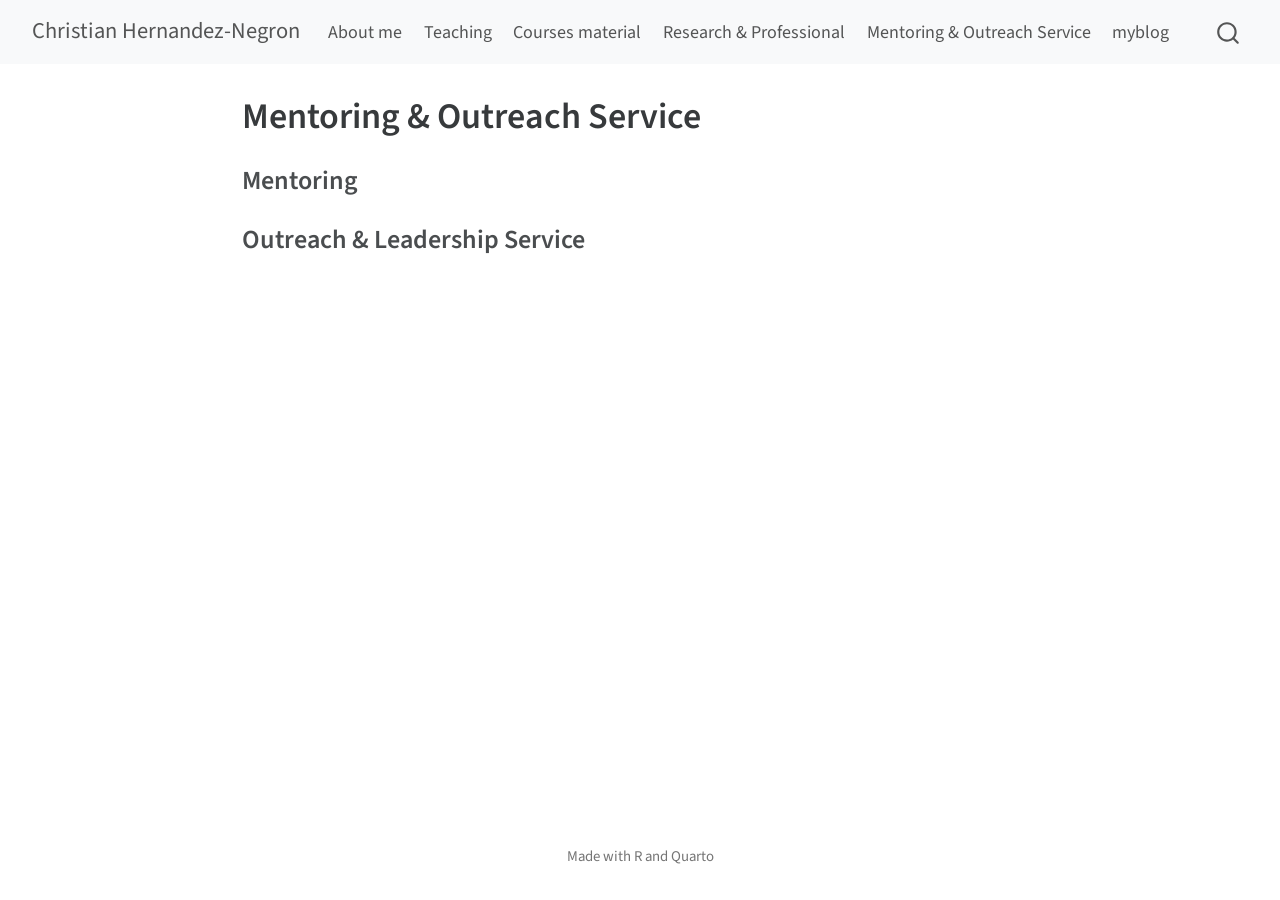
<file: docs/mentoringandoutreach.html>
<!DOCTYPE html>
<html xmlns="http://www.w3.org/1999/xhtml" lang="en" xml:lang="en"><head>

<meta charset="utf-8">
<meta name="generator" content="quarto-1.6.42">

<meta name="viewport" content="width=device-width, initial-scale=1.0, user-scalable=yes">


<title>Mentoring &amp; Outreach Service – Christian Hernandez-Negron</title>
<style>
code{white-space: pre-wrap;}
span.smallcaps{font-variant: small-caps;}
div.columns{display: flex; gap: min(4vw, 1.5em);}
div.column{flex: auto; overflow-x: auto;}
div.hanging-indent{margin-left: 1.5em; text-indent: -1.5em;}
ul.task-list{list-style: none;}
ul.task-list li input[type="checkbox"] {
  width: 0.8em;
  margin: 0 0.8em 0.2em -1em; /* quarto-specific, see https://github.com/quarto-dev/quarto-cli/issues/4556 */ 
  vertical-align: middle;
}
</style>


<script src="site_libs/quarto-nav/quarto-nav.js"></script>
<script src="site_libs/quarto-nav/headroom.min.js"></script>
<script src="site_libs/clipboard/clipboard.min.js"></script>
<script src="site_libs/quarto-search/autocomplete.umd.js"></script>
<script src="site_libs/quarto-search/fuse.min.js"></script>
<script src="site_libs/quarto-search/quarto-search.js"></script>
<meta name="quarto:offset" content="./">
<script src="site_libs/quarto-html/quarto.js"></script>
<script src="site_libs/quarto-html/popper.min.js"></script>
<script src="site_libs/quarto-html/tippy.umd.min.js"></script>
<script src="site_libs/quarto-html/anchor.min.js"></script>
<link href="site_libs/quarto-html/tippy.css" rel="stylesheet">
<link href="site_libs/quarto-html/quarto-syntax-highlighting-2f5df379a58b258e96c21c0638c20c03.css" rel="stylesheet" id="quarto-text-highlighting-styles">
<script src="site_libs/bootstrap/bootstrap.min.js"></script>
<link href="site_libs/bootstrap/bootstrap-icons.css" rel="stylesheet">
<link href="site_libs/bootstrap/bootstrap-907997e2d375c3799e5a6d384c79a72c.min.css" rel="stylesheet" append-hash="true" id="quarto-bootstrap" data-mode="light">
<script id="quarto-search-options" type="application/json">{
  "location": "navbar",
  "copy-button": false,
  "collapse-after": 3,
  "panel-placement": "end",
  "type": "overlay",
  "limit": 50,
  "keyboard-shortcut": [
    "f",
    "/",
    "s"
  ],
  "show-item-context": false,
  "language": {
    "search-no-results-text": "No results",
    "search-matching-documents-text": "matching documents",
    "search-copy-link-title": "Copy link to search",
    "search-hide-matches-text": "Hide additional matches",
    "search-more-match-text": "more match in this document",
    "search-more-matches-text": "more matches in this document",
    "search-clear-button-title": "Clear",
    "search-text-placeholder": "",
    "search-detached-cancel-button-title": "Cancel",
    "search-submit-button-title": "Submit",
    "search-label": "Search"
  }
}</script>


<meta property="og:title" content="Mentoring &amp; Outreach Service – Christian Hernandez-Negron">
<meta property="og:site_name" content="Christian Hernandez-Negron">
</head>

<body class="nav-fixed fullcontent">

<div id="quarto-search-results"></div>
  <header id="quarto-header" class="headroom fixed-top">
    <nav class="navbar navbar-expand-lg " data-bs-theme="dark">
      <div class="navbar-container container-fluid">
      <div class="navbar-brand-container mx-auto">
    <a class="navbar-brand" href="./index.html">
    <span class="navbar-title">Christian Hernandez-Negron</span>
    </a>
  </div>
            <div id="quarto-search" class="" title="Search"></div>
          <button class="navbar-toggler" type="button" data-bs-toggle="collapse" data-bs-target="#navbarCollapse" aria-controls="navbarCollapse" role="menu" aria-expanded="false" aria-label="Toggle navigation" onclick="if (window.quartoToggleHeadroom) { window.quartoToggleHeadroom(); }">
  <span class="navbar-toggler-icon"></span>
</button>
          <div class="collapse navbar-collapse" id="navbarCollapse">
            <ul class="navbar-nav navbar-nav-scroll me-auto">
  <li class="nav-item">
    <a class="nav-link" href="./index.html"> 
<span class="menu-text">About me</span></a>
  </li>  
  <li class="nav-item">
    <a class="nav-link" href="./Teaching.html"> 
<span class="menu-text">Teaching</span></a>
  </li>  
  <li class="nav-item">
    <a class="nav-link" href="./Coursesmaterial.html"> 
<span class="menu-text">Courses material</span></a>
  </li>  
  <li class="nav-item">
    <a class="nav-link" href="./Research and Professional.html"> 
<span class="menu-text">Research &amp; Professional</span></a>
  </li>  
  <li class="nav-item">
    <a class="nav-link" href="./Mentoring and Outreach.html"> 
<span class="menu-text">Mentoring &amp; Outreach Service</span></a>
  </li>  
  <li class="nav-item">
    <a class="nav-link" href="./myblog.html"> 
<span class="menu-text">myblog</span></a>
  </li>  
</ul>
          </div> <!-- /navcollapse -->
            <div class="quarto-navbar-tools">
</div>
      </div> <!-- /container-fluid -->
    </nav>
</header>
<!-- content -->
<div id="quarto-content" class="quarto-container page-columns page-rows-contents page-layout-article page-navbar">
<!-- sidebar -->
<!-- margin-sidebar -->
    
<!-- main -->
<main class="content" id="quarto-document-content">

<header id="title-block-header" class="quarto-title-block default">
<div class="quarto-title">
<h1 class="title">Mentoring &amp; Outreach Service</h1>
</div>



<div class="quarto-title-meta">

    
  
    
  </div>
  


</header>


<section id="mentoring" class="level3">
<h3 class="anchored" data-anchor-id="mentoring">Mentoring</h3>
</section>
<section id="outreach-leadership-service" class="level3">
<h3 class="anchored" data-anchor-id="outreach-leadership-service">Outreach &amp; Leadership Service</h3>


</section>

</main> <!-- /main -->
<script id="quarto-html-after-body" type="application/javascript">
window.document.addEventListener("DOMContentLoaded", function (event) {
  const toggleBodyColorMode = (bsSheetEl) => {
    const mode = bsSheetEl.getAttribute("data-mode");
    const bodyEl = window.document.querySelector("body");
    if (mode === "dark") {
      bodyEl.classList.add("quarto-dark");
      bodyEl.classList.remove("quarto-light");
    } else {
      bodyEl.classList.add("quarto-light");
      bodyEl.classList.remove("quarto-dark");
    }
  }
  const toggleBodyColorPrimary = () => {
    const bsSheetEl = window.document.querySelector("link#quarto-bootstrap");
    if (bsSheetEl) {
      toggleBodyColorMode(bsSheetEl);
    }
  }
  toggleBodyColorPrimary();  
  const icon = "";
  const anchorJS = new window.AnchorJS();
  anchorJS.options = {
    placement: 'right',
    icon: icon
  };
  anchorJS.add('.anchored');
  const isCodeAnnotation = (el) => {
    for (const clz of el.classList) {
      if (clz.startsWith('code-annotation-')) {                     
        return true;
      }
    }
    return false;
  }
  const onCopySuccess = function(e) {
    // button target
    const button = e.trigger;
    // don't keep focus
    button.blur();
    // flash "checked"
    button.classList.add('code-copy-button-checked');
    var currentTitle = button.getAttribute("title");
    button.setAttribute("title", "Copied!");
    let tooltip;
    if (window.bootstrap) {
      button.setAttribute("data-bs-toggle", "tooltip");
      button.setAttribute("data-bs-placement", "left");
      button.setAttribute("data-bs-title", "Copied!");
      tooltip = new bootstrap.Tooltip(button, 
        { trigger: "manual", 
          customClass: "code-copy-button-tooltip",
          offset: [0, -8]});
      tooltip.show();    
    }
    setTimeout(function() {
      if (tooltip) {
        tooltip.hide();
        button.removeAttribute("data-bs-title");
        button.removeAttribute("data-bs-toggle");
        button.removeAttribute("data-bs-placement");
      }
      button.setAttribute("title", currentTitle);
      button.classList.remove('code-copy-button-checked');
    }, 1000);
    // clear code selection
    e.clearSelection();
  }
  const getTextToCopy = function(trigger) {
      const codeEl = trigger.previousElementSibling.cloneNode(true);
      for (const childEl of codeEl.children) {
        if (isCodeAnnotation(childEl)) {
          childEl.remove();
        }
      }
      return codeEl.innerText;
  }
  const clipboard = new window.ClipboardJS('.code-copy-button:not([data-in-quarto-modal])', {
    text: getTextToCopy
  });
  clipboard.on('success', onCopySuccess);
  if (window.document.getElementById('quarto-embedded-source-code-modal')) {
    const clipboardModal = new window.ClipboardJS('.code-copy-button[data-in-quarto-modal]', {
      text: getTextToCopy,
      container: window.document.getElementById('quarto-embedded-source-code-modal')
    });
    clipboardModal.on('success', onCopySuccess);
  }
    var localhostRegex = new RegExp(/^(?:http|https):\/\/localhost\:?[0-9]*\//);
    var mailtoRegex = new RegExp(/^mailto:/);
      var filterRegex = new RegExp('/' + window.location.host + '/');
    var isInternal = (href) => {
        return filterRegex.test(href) || localhostRegex.test(href) || mailtoRegex.test(href);
    }
    // Inspect non-navigation links and adorn them if external
 	var links = window.document.querySelectorAll('a[href]:not(.nav-link):not(.navbar-brand):not(.toc-action):not(.sidebar-link):not(.sidebar-item-toggle):not(.pagination-link):not(.no-external):not([aria-hidden]):not(.dropdown-item):not(.quarto-navigation-tool):not(.about-link)');
    for (var i=0; i<links.length; i++) {
      const link = links[i];
      if (!isInternal(link.href)) {
        // undo the damage that might have been done by quarto-nav.js in the case of
        // links that we want to consider external
        if (link.dataset.originalHref !== undefined) {
          link.href = link.dataset.originalHref;
        }
      }
    }
  function tippyHover(el, contentFn, onTriggerFn, onUntriggerFn) {
    const config = {
      allowHTML: true,
      maxWidth: 500,
      delay: 100,
      arrow: false,
      appendTo: function(el) {
          return el.parentElement;
      },
      interactive: true,
      interactiveBorder: 10,
      theme: 'quarto',
      placement: 'bottom-start',
    };
    if (contentFn) {
      config.content = contentFn;
    }
    if (onTriggerFn) {
      config.onTrigger = onTriggerFn;
    }
    if (onUntriggerFn) {
      config.onUntrigger = onUntriggerFn;
    }
    window.tippy(el, config); 
  }
  const noterefs = window.document.querySelectorAll('a[role="doc-noteref"]');
  for (var i=0; i<noterefs.length; i++) {
    const ref = noterefs[i];
    tippyHover(ref, function() {
      // use id or data attribute instead here
      let href = ref.getAttribute('data-footnote-href') || ref.getAttribute('href');
      try { href = new URL(href).hash; } catch {}
      const id = href.replace(/^#\/?/, "");
      const note = window.document.getElementById(id);
      if (note) {
        return note.innerHTML;
      } else {
        return "";
      }
    });
  }
  const xrefs = window.document.querySelectorAll('a.quarto-xref');
  const processXRef = (id, note) => {
    // Strip column container classes
    const stripColumnClz = (el) => {
      el.classList.remove("page-full", "page-columns");
      if (el.children) {
        for (const child of el.children) {
          stripColumnClz(child);
        }
      }
    }
    stripColumnClz(note)
    if (id === null || id.startsWith('sec-')) {
      // Special case sections, only their first couple elements
      const container = document.createElement("div");
      if (note.children && note.children.length > 2) {
        container.appendChild(note.children[0].cloneNode(true));
        for (let i = 1; i < note.children.length; i++) {
          const child = note.children[i];
          if (child.tagName === "P" && child.innerText === "") {
            continue;
          } else {
            container.appendChild(child.cloneNode(true));
            break;
          }
        }
        if (window.Quarto?.typesetMath) {
          window.Quarto.typesetMath(container);
        }
        return container.innerHTML
      } else {
        if (window.Quarto?.typesetMath) {
          window.Quarto.typesetMath(note);
        }
        return note.innerHTML;
      }
    } else {
      // Remove any anchor links if they are present
      const anchorLink = note.querySelector('a.anchorjs-link');
      if (anchorLink) {
        anchorLink.remove();
      }
      if (window.Quarto?.typesetMath) {
        window.Quarto.typesetMath(note);
      }
      if (note.classList.contains("callout")) {
        return note.outerHTML;
      } else {
        return note.innerHTML;
      }
    }
  }
  for (var i=0; i<xrefs.length; i++) {
    const xref = xrefs[i];
    tippyHover(xref, undefined, function(instance) {
      instance.disable();
      let url = xref.getAttribute('href');
      let hash = undefined; 
      if (url.startsWith('#')) {
        hash = url;
      } else {
        try { hash = new URL(url).hash; } catch {}
      }
      if (hash) {
        const id = hash.replace(/^#\/?/, "");
        const note = window.document.getElementById(id);
        if (note !== null) {
          try {
            const html = processXRef(id, note.cloneNode(true));
            instance.setContent(html);
          } finally {
            instance.enable();
            instance.show();
          }
        } else {
          // See if we can fetch this
          fetch(url.split('#')[0])
          .then(res => res.text())
          .then(html => {
            const parser = new DOMParser();
            const htmlDoc = parser.parseFromString(html, "text/html");
            const note = htmlDoc.getElementById(id);
            if (note !== null) {
              const html = processXRef(id, note);
              instance.setContent(html);
            } 
          }).finally(() => {
            instance.enable();
            instance.show();
          });
        }
      } else {
        // See if we can fetch a full url (with no hash to target)
        // This is a special case and we should probably do some content thinning / targeting
        fetch(url)
        .then(res => res.text())
        .then(html => {
          const parser = new DOMParser();
          const htmlDoc = parser.parseFromString(html, "text/html");
          const note = htmlDoc.querySelector('main.content');
          if (note !== null) {
            // This should only happen for chapter cross references
            // (since there is no id in the URL)
            // remove the first header
            if (note.children.length > 0 && note.children[0].tagName === "HEADER") {
              note.children[0].remove();
            }
            const html = processXRef(null, note);
            instance.setContent(html);
          } 
        }).finally(() => {
          instance.enable();
          instance.show();
        });
      }
    }, function(instance) {
    });
  }
      let selectedAnnoteEl;
      const selectorForAnnotation = ( cell, annotation) => {
        let cellAttr = 'data-code-cell="' + cell + '"';
        let lineAttr = 'data-code-annotation="' +  annotation + '"';
        const selector = 'span[' + cellAttr + '][' + lineAttr + ']';
        return selector;
      }
      const selectCodeLines = (annoteEl) => {
        const doc = window.document;
        const targetCell = annoteEl.getAttribute("data-target-cell");
        const targetAnnotation = annoteEl.getAttribute("data-target-annotation");
        const annoteSpan = window.document.querySelector(selectorForAnnotation(targetCell, targetAnnotation));
        const lines = annoteSpan.getAttribute("data-code-lines").split(",");
        const lineIds = lines.map((line) => {
          return targetCell + "-" + line;
        })
        let top = null;
        let height = null;
        let parent = null;
        if (lineIds.length > 0) {
            //compute the position of the single el (top and bottom and make a div)
            const el = window.document.getElementById(lineIds[0]);
            top = el.offsetTop;
            height = el.offsetHeight;
            parent = el.parentElement.parentElement;
          if (lineIds.length > 1) {
            const lastEl = window.document.getElementById(lineIds[lineIds.length - 1]);
            const bottom = lastEl.offsetTop + lastEl.offsetHeight;
            height = bottom - top;
          }
          if (top !== null && height !== null && parent !== null) {
            // cook up a div (if necessary) and position it 
            let div = window.document.getElementById("code-annotation-line-highlight");
            if (div === null) {
              div = window.document.createElement("div");
              div.setAttribute("id", "code-annotation-line-highlight");
              div.style.position = 'absolute';
              parent.appendChild(div);
            }
            div.style.top = top - 2 + "px";
            div.style.height = height + 4 + "px";
            div.style.left = 0;
            let gutterDiv = window.document.getElementById("code-annotation-line-highlight-gutter");
            if (gutterDiv === null) {
              gutterDiv = window.document.createElement("div");
              gutterDiv.setAttribute("id", "code-annotation-line-highlight-gutter");
              gutterDiv.style.position = 'absolute';
              const codeCell = window.document.getElementById(targetCell);
              const gutter = codeCell.querySelector('.code-annotation-gutter');
              gutter.appendChild(gutterDiv);
            }
            gutterDiv.style.top = top - 2 + "px";
            gutterDiv.style.height = height + 4 + "px";
          }
          selectedAnnoteEl = annoteEl;
        }
      };
      const unselectCodeLines = () => {
        const elementsIds = ["code-annotation-line-highlight", "code-annotation-line-highlight-gutter"];
        elementsIds.forEach((elId) => {
          const div = window.document.getElementById(elId);
          if (div) {
            div.remove();
          }
        });
        selectedAnnoteEl = undefined;
      };
        // Handle positioning of the toggle
    window.addEventListener(
      "resize",
      throttle(() => {
        elRect = undefined;
        if (selectedAnnoteEl) {
          selectCodeLines(selectedAnnoteEl);
        }
      }, 10)
    );
    function throttle(fn, ms) {
    let throttle = false;
    let timer;
      return (...args) => {
        if(!throttle) { // first call gets through
            fn.apply(this, args);
            throttle = true;
        } else { // all the others get throttled
            if(timer) clearTimeout(timer); // cancel #2
            timer = setTimeout(() => {
              fn.apply(this, args);
              timer = throttle = false;
            }, ms);
        }
      };
    }
      // Attach click handler to the DT
      const annoteDls = window.document.querySelectorAll('dt[data-target-cell]');
      for (const annoteDlNode of annoteDls) {
        annoteDlNode.addEventListener('click', (event) => {
          const clickedEl = event.target;
          if (clickedEl !== selectedAnnoteEl) {
            unselectCodeLines();
            const activeEl = window.document.querySelector('dt[data-target-cell].code-annotation-active');
            if (activeEl) {
              activeEl.classList.remove('code-annotation-active');
            }
            selectCodeLines(clickedEl);
            clickedEl.classList.add('code-annotation-active');
          } else {
            // Unselect the line
            unselectCodeLines();
            clickedEl.classList.remove('code-annotation-active');
          }
        });
      }
  const findCites = (el) => {
    const parentEl = el.parentElement;
    if (parentEl) {
      const cites = parentEl.dataset.cites;
      if (cites) {
        return {
          el,
          cites: cites.split(' ')
        };
      } else {
        return findCites(el.parentElement)
      }
    } else {
      return undefined;
    }
  };
  var bibliorefs = window.document.querySelectorAll('a[role="doc-biblioref"]');
  for (var i=0; i<bibliorefs.length; i++) {
    const ref = bibliorefs[i];
    const citeInfo = findCites(ref);
    if (citeInfo) {
      tippyHover(citeInfo.el, function() {
        var popup = window.document.createElement('div');
        citeInfo.cites.forEach(function(cite) {
          var citeDiv = window.document.createElement('div');
          citeDiv.classList.add('hanging-indent');
          citeDiv.classList.add('csl-entry');
          var biblioDiv = window.document.getElementById('ref-' + cite);
          if (biblioDiv) {
            citeDiv.innerHTML = biblioDiv.innerHTML;
          }
          popup.appendChild(citeDiv);
        });
        return popup.innerHTML;
      });
    }
  }
});
</script>
</div> <!-- /content -->
<footer class="footer">
  <div class="nav-footer">
    <div class="nav-footer-left">
      &nbsp;
    </div>   
    <div class="nav-footer-center">
<p>Made with R and Quarto</p>
</div>
    <div class="nav-footer-right">
      &nbsp;
    </div>
  </div>
</footer>




</body></html>
</file>
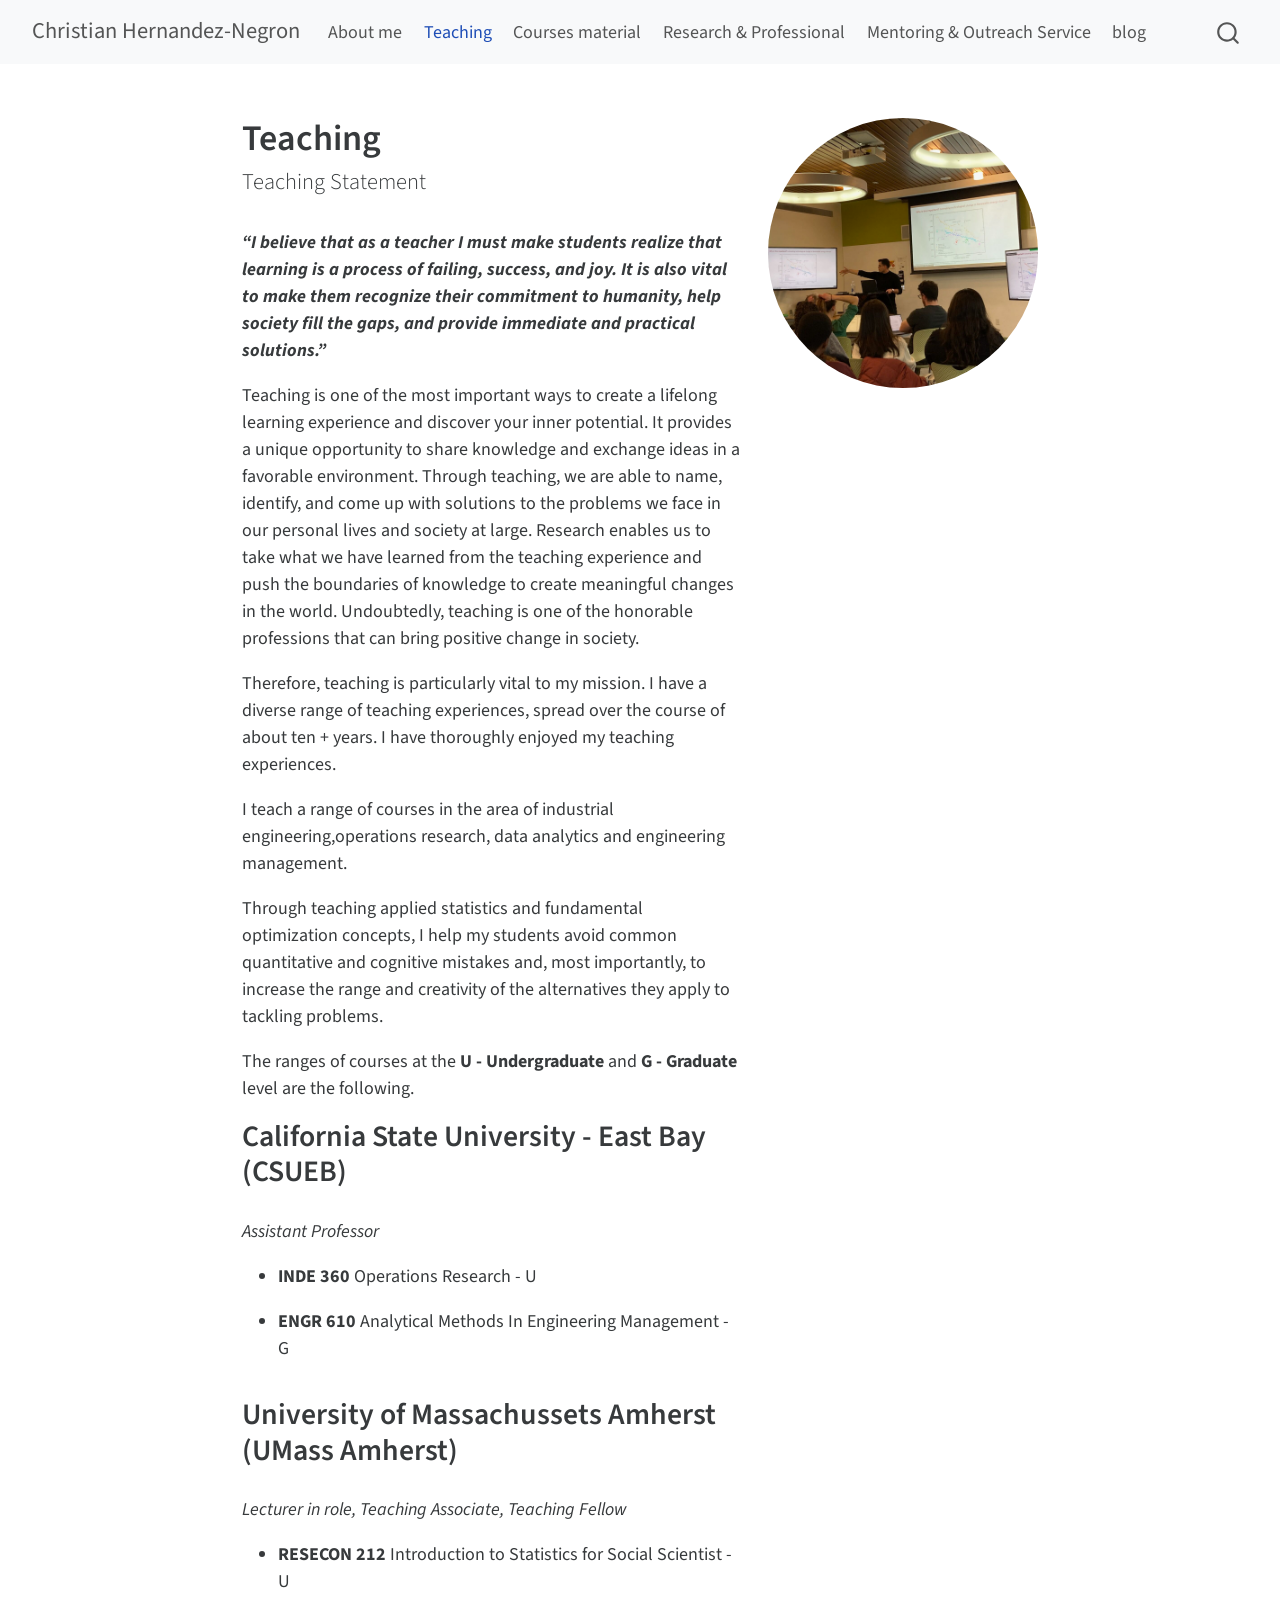
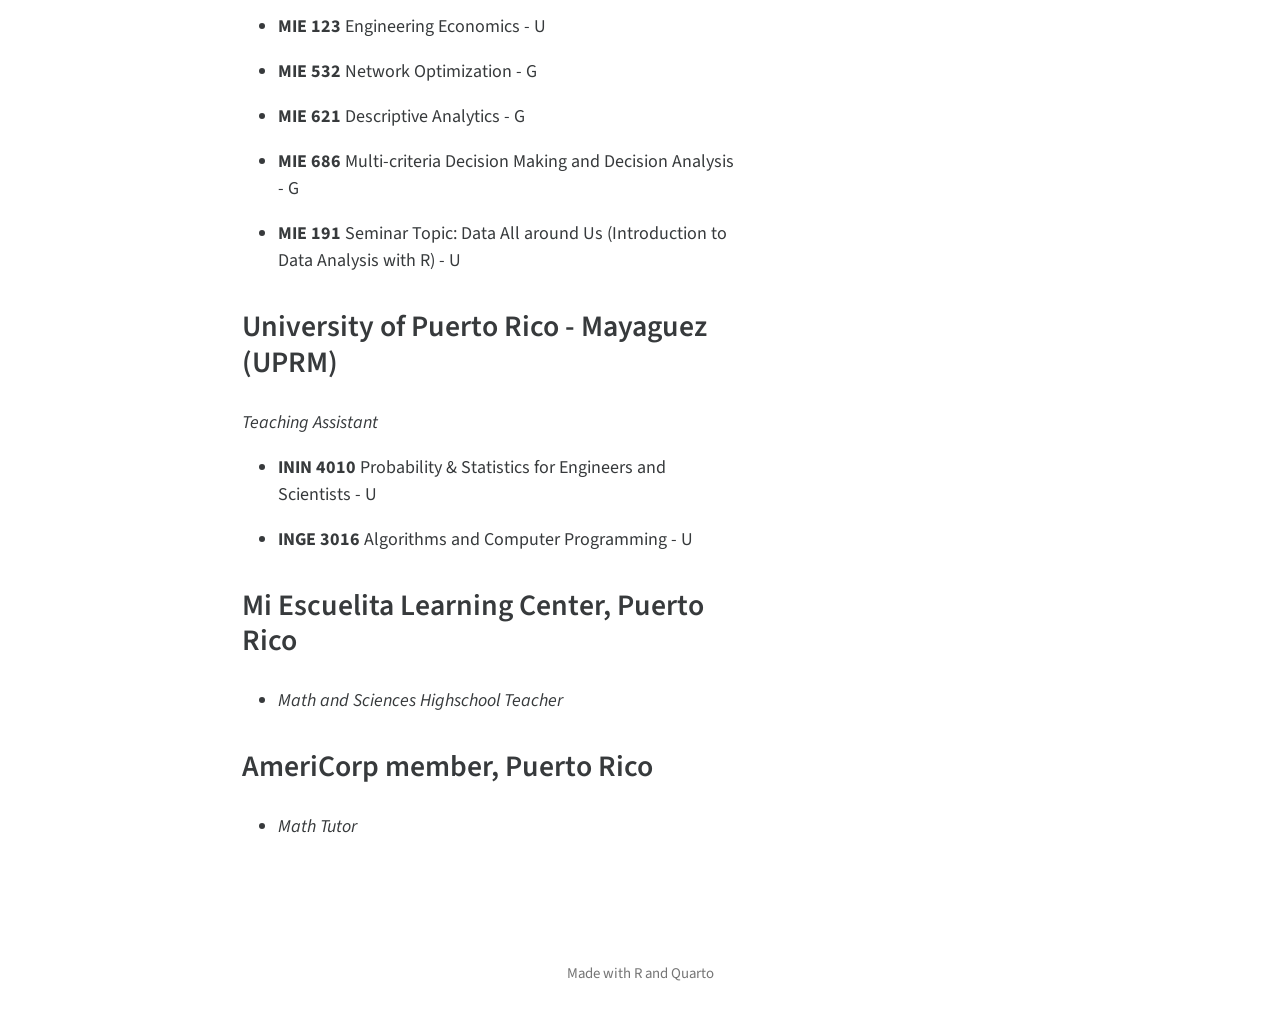
<file: docs/Teaching.html>
<!DOCTYPE html>
<html xmlns="http://www.w3.org/1999/xhtml" lang="en" xml:lang="en"><head>

<meta charset="utf-8">
<meta name="generator" content="quarto-1.6.42">

<meta name="viewport" content="width=device-width, initial-scale=1.0, user-scalable=yes">


<title>Teaching – Christian Hernandez-Negron</title>
<style>
code{white-space: pre-wrap;}
span.smallcaps{font-variant: small-caps;}
div.columns{display: flex; gap: min(4vw, 1.5em);}
div.column{flex: auto; overflow-x: auto;}
div.hanging-indent{margin-left: 1.5em; text-indent: -1.5em;}
ul.task-list{list-style: none;}
ul.task-list li input[type="checkbox"] {
  width: 0.8em;
  margin: 0 0.8em 0.2em -1em; /* quarto-specific, see https://github.com/quarto-dev/quarto-cli/issues/4556 */ 
  vertical-align: middle;
}
</style>


<script src="site_libs/quarto-nav/quarto-nav.js"></script>
<script src="site_libs/quarto-nav/headroom.min.js"></script>
<script src="site_libs/clipboard/clipboard.min.js"></script>
<script src="site_libs/quarto-search/autocomplete.umd.js"></script>
<script src="site_libs/quarto-search/fuse.min.js"></script>
<script src="site_libs/quarto-search/quarto-search.js"></script>
<meta name="quarto:offset" content="./">
<script src="site_libs/quarto-html/quarto.js"></script>
<script src="site_libs/quarto-html/popper.min.js"></script>
<script src="site_libs/quarto-html/tippy.umd.min.js"></script>
<link href="site_libs/quarto-html/tippy.css" rel="stylesheet">
<link href="site_libs/quarto-html/quarto-syntax-highlighting-2f5df379a58b258e96c21c0638c20c03.css" rel="stylesheet" id="quarto-text-highlighting-styles">
<script src="site_libs/bootstrap/bootstrap.min.js"></script>
<link href="site_libs/bootstrap/bootstrap-icons.css" rel="stylesheet">
<link href="site_libs/bootstrap/bootstrap-907997e2d375c3799e5a6d384c79a72c.min.css" rel="stylesheet" append-hash="true" id="quarto-bootstrap" data-mode="light">
<script id="quarto-search-options" type="application/json">{
  "location": "navbar",
  "copy-button": false,
  "collapse-after": 3,
  "panel-placement": "end",
  "type": "overlay",
  "limit": 50,
  "keyboard-shortcut": [
    "f",
    "/",
    "s"
  ],
  "show-item-context": false,
  "language": {
    "search-no-results-text": "No results",
    "search-matching-documents-text": "matching documents",
    "search-copy-link-title": "Copy link to search",
    "search-hide-matches-text": "Hide additional matches",
    "search-more-match-text": "more match in this document",
    "search-more-matches-text": "more matches in this document",
    "search-clear-button-title": "Clear",
    "search-text-placeholder": "",
    "search-detached-cancel-button-title": "Cancel",
    "search-submit-button-title": "Submit",
    "search-label": "Search"
  }
}</script>


<meta property="og:title" content="Teaching – Christian Hernandez-Negron">
<meta property="og:description" content="Teaching Statement">
<meta property="og:image" content="phototeaching.jpeg">
<meta property="og:site_name" content="Christian Hernandez-Negron">
</head>

<body class="nav-fixed fullcontent">

<div id="quarto-search-results"></div>
  <header id="quarto-header" class="headroom fixed-top">
    <nav class="navbar navbar-expand-lg " data-bs-theme="dark">
      <div class="navbar-container container-fluid">
      <div class="navbar-brand-container mx-auto">
    <a class="navbar-brand" href="./index.html">
    <span class="navbar-title">Christian Hernandez-Negron</span>
    </a>
  </div>
            <div id="quarto-search" class="" title="Search"></div>
          <button class="navbar-toggler" type="button" data-bs-toggle="collapse" data-bs-target="#navbarCollapse" aria-controls="navbarCollapse" role="menu" aria-expanded="false" aria-label="Toggle navigation" onclick="if (window.quartoToggleHeadroom) { window.quartoToggleHeadroom(); }">
  <span class="navbar-toggler-icon"></span>
</button>
          <div class="collapse navbar-collapse" id="navbarCollapse">
            <ul class="navbar-nav navbar-nav-scroll me-auto">
  <li class="nav-item">
    <a class="nav-link" href="./index.html"> 
<span class="menu-text">About me</span></a>
  </li>  
  <li class="nav-item">
    <a class="nav-link active" href="./Teaching.html" aria-current="page"> 
<span class="menu-text">Teaching</span></a>
  </li>  
  <li class="nav-item">
    <a class="nav-link" href="./Coursesmaterial.html"> 
<span class="menu-text">Courses material</span></a>
  </li>  
  <li class="nav-item">
    <a class="nav-link" href="./Research and Professional.html"> 
<span class="menu-text">Research &amp; Professional</span></a>
  </li>  
  <li class="nav-item">
    <a class="nav-link" href="./Mentoring and Outreach.html"> 
<span class="menu-text">Mentoring &amp; Outreach Service</span></a>
  </li>  
  <li class="nav-item">
    <a class="nav-link" href="./myblog.html"> 
<span class="menu-text">blog</span></a>
  </li>  
</ul>
          </div> <!-- /navcollapse -->
            <div class="quarto-navbar-tools">
</div>
      </div> <!-- /container-fluid -->
    </nav>
</header>
<!-- content -->
<div id="quarto-content" class="quarto-container page-columns page-rows-contents page-layout-article page-navbar">
<!-- sidebar -->
<!-- margin-sidebar -->
    
<!-- main -->
<div class="quarto-about-solana column-body">
  <div class="about-entity">
    <div class="entity-contents">
      <header id="title-block-header" class="quarto-title-block default">
<div class="quarto-title">
<h1 class="title">Teaching</h1>
<p class="subtitle lead">Teaching Statement</p>
</div>
<div class="quarto-title-meta">
  </div>
</header> 
      <div class="about-contents"><main class="content" id="quarto-document-content">
<p><strong><em>“I believe that as a teacher I must make students realize that learning is a process of failing, success, and joy. It is also vital to make them recognize their commitment to humanity, help society fill the gaps, and provide immediate and practical solutions.”</em></strong></p>
<p>Teaching is one of the most important ways to create a lifelong learning experience and discover your inner potential. It provides a unique opportunity to share knowledge and exchange ideas in a favorable environment. Through teaching, we are able to name, identify, and come up with solutions to the problems we face in our personal lives and society at large. Research enables us to take what we have learned from the teaching experience and push the boundaries of knowledge to create meaningful changes in the world. Undoubtedly, teaching is one of the honorable professions that can bring positive change in society.</p>
<p>Therefore, teaching is particularly vital to my mission. I have a diverse range of teaching experiences, spread over the course of about ten + years. I have thoroughly enjoyed my teaching experiences.</p>
<p>I teach a range of courses in the area of industrial engineering,operations research, data analytics and engineering management.</p>
<p>Through teaching applied statistics and fundamental optimization concepts, I help my students avoid common quantitative and cognitive mistakes and, most importantly, to increase the range and creativity of the alternatives they apply to tackling problems.</p>
<p>The ranges of courses at the <strong>U - Undergraduate</strong> and <strong>G - Graduate</strong> level are the following.</p>
<section id="california-state-university---east-bay-csueb" class="level2">
<h2 data-anchor-id="california-state-university---east-bay-csueb">California State University - East Bay (CSUEB)</h2>
<p><em>Assistant Professor</em></p>
<ul>
<li><p><strong>INDE 360</strong> Operations Research - U</p></li>
<li><p><strong>ENGR 610</strong> Analytical Methods In Engineering Management - G</p></li>
</ul>
</section>
<section id="university-of-massachussets-amherst-umass-amherst" class="level2">
<h2 data-anchor-id="university-of-massachussets-amherst-umass-amherst">University of Massachussets Amherst (UMass Amherst)</h2>
<p><em>Lecturer in role, Teaching Associate, Teaching Fellow</em></p>
<ul>
<li><p><strong>RESECON 212</strong> Introduction to Statistics for Social Scientist - U</p></li>
<li><p><strong>MIE 123</strong> Engineering Economics - U</p></li>
<li><p><strong>MIE 532</strong> Network Optimization - G</p></li>
<li><p><strong>MIE 621</strong> Descriptive Analytics - G</p></li>
<li><p><strong>MIE 686</strong> Multi-criteria Decision Making and Decision Analysis - G</p></li>
<li><p><strong>MIE 191</strong> Seminar Topic: Data All around Us (Introduction to Data Analysis with R) - U</p></li>
</ul>
</section>
<section id="university-of-puerto-rico---mayaguez-uprm" class="level2">
<h2 data-anchor-id="university-of-puerto-rico---mayaguez-uprm">University of Puerto Rico - Mayaguez (UPRM)</h2>
<p><em>Teaching Assistant</em></p>
<ul>
<li><p><strong>ININ 4010</strong> Probability &amp; Statistics for Engineers and Scientists - U</p></li>
<li><p><strong>INGE 3016</strong> Algorithms and Computer Programming - U</p></li>
</ul>
</section>
<section id="mi-escuelita-learning-center-puerto-rico" class="level2">
<h2 data-anchor-id="mi-escuelita-learning-center-puerto-rico">Mi Escuelita Learning Center, Puerto Rico</h2>
<ul>
<li><em>Math and Sciences Highschool Teacher</em></li>
</ul>
</section>
<section id="americorp-member-puerto-rico" class="level2">
<h2 data-anchor-id="americorp-member-puerto-rico">AmeriCorp member, Puerto Rico</h2>
<ul>
<li><em>Math Tutor</em></li>
</ul>


</section>
</main></div>
    </div>
    <img src="phototeaching.jpeg" class="about-image
  round " style="height: 15em; width: 15em;">
  </div>
</div>
 <!-- /main -->
<script id="quarto-html-after-body" type="application/javascript">
window.document.addEventListener("DOMContentLoaded", function (event) {
  const toggleBodyColorMode = (bsSheetEl) => {
    const mode = bsSheetEl.getAttribute("data-mode");
    const bodyEl = window.document.querySelector("body");
    if (mode === "dark") {
      bodyEl.classList.add("quarto-dark");
      bodyEl.classList.remove("quarto-light");
    } else {
      bodyEl.classList.add("quarto-light");
      bodyEl.classList.remove("quarto-dark");
    }
  }
  const toggleBodyColorPrimary = () => {
    const bsSheetEl = window.document.querySelector("link#quarto-bootstrap");
    if (bsSheetEl) {
      toggleBodyColorMode(bsSheetEl);
    }
  }
  toggleBodyColorPrimary();  
  const isCodeAnnotation = (el) => {
    for (const clz of el.classList) {
      if (clz.startsWith('code-annotation-')) {                     
        return true;
      }
    }
    return false;
  }
  const onCopySuccess = function(e) {
    // button target
    const button = e.trigger;
    // don't keep focus
    button.blur();
    // flash "checked"
    button.classList.add('code-copy-button-checked');
    var currentTitle = button.getAttribute("title");
    button.setAttribute("title", "Copied!");
    let tooltip;
    if (window.bootstrap) {
      button.setAttribute("data-bs-toggle", "tooltip");
      button.setAttribute("data-bs-placement", "left");
      button.setAttribute("data-bs-title", "Copied!");
      tooltip = new bootstrap.Tooltip(button, 
        { trigger: "manual", 
          customClass: "code-copy-button-tooltip",
          offset: [0, -8]});
      tooltip.show();    
    }
    setTimeout(function() {
      if (tooltip) {
        tooltip.hide();
        button.removeAttribute("data-bs-title");
        button.removeAttribute("data-bs-toggle");
        button.removeAttribute("data-bs-placement");
      }
      button.setAttribute("title", currentTitle);
      button.classList.remove('code-copy-button-checked');
    }, 1000);
    // clear code selection
    e.clearSelection();
  }
  const getTextToCopy = function(trigger) {
      const codeEl = trigger.previousElementSibling.cloneNode(true);
      for (const childEl of codeEl.children) {
        if (isCodeAnnotation(childEl)) {
          childEl.remove();
        }
      }
      return codeEl.innerText;
  }
  const clipboard = new window.ClipboardJS('.code-copy-button:not([data-in-quarto-modal])', {
    text: getTextToCopy
  });
  clipboard.on('success', onCopySuccess);
  if (window.document.getElementById('quarto-embedded-source-code-modal')) {
    const clipboardModal = new window.ClipboardJS('.code-copy-button[data-in-quarto-modal]', {
      text: getTextToCopy,
      container: window.document.getElementById('quarto-embedded-source-code-modal')
    });
    clipboardModal.on('success', onCopySuccess);
  }
    var localhostRegex = new RegExp(/^(?:http|https):\/\/localhost\:?[0-9]*\//);
    var mailtoRegex = new RegExp(/^mailto:/);
      var filterRegex = new RegExp('/' + window.location.host + '/');
    var isInternal = (href) => {
        return filterRegex.test(href) || localhostRegex.test(href) || mailtoRegex.test(href);
    }
    // Inspect non-navigation links and adorn them if external
 	var links = window.document.querySelectorAll('a[href]:not(.nav-link):not(.navbar-brand):not(.toc-action):not(.sidebar-link):not(.sidebar-item-toggle):not(.pagination-link):not(.no-external):not([aria-hidden]):not(.dropdown-item):not(.quarto-navigation-tool):not(.about-link)');
    for (var i=0; i<links.length; i++) {
      const link = links[i];
      if (!isInternal(link.href)) {
        // undo the damage that might have been done by quarto-nav.js in the case of
        // links that we want to consider external
        if (link.dataset.originalHref !== undefined) {
          link.href = link.dataset.originalHref;
        }
      }
    }
  function tippyHover(el, contentFn, onTriggerFn, onUntriggerFn) {
    const config = {
      allowHTML: true,
      maxWidth: 500,
      delay: 100,
      arrow: false,
      appendTo: function(el) {
          return el.parentElement;
      },
      interactive: true,
      interactiveBorder: 10,
      theme: 'quarto',
      placement: 'bottom-start',
    };
    if (contentFn) {
      config.content = contentFn;
    }
    if (onTriggerFn) {
      config.onTrigger = onTriggerFn;
    }
    if (onUntriggerFn) {
      config.onUntrigger = onUntriggerFn;
    }
    window.tippy(el, config); 
  }
  const noterefs = window.document.querySelectorAll('a[role="doc-noteref"]');
  for (var i=0; i<noterefs.length; i++) {
    const ref = noterefs[i];
    tippyHover(ref, function() {
      // use id or data attribute instead here
      let href = ref.getAttribute('data-footnote-href') || ref.getAttribute('href');
      try { href = new URL(href).hash; } catch {}
      const id = href.replace(/^#\/?/, "");
      const note = window.document.getElementById(id);
      if (note) {
        return note.innerHTML;
      } else {
        return "";
      }
    });
  }
  const xrefs = window.document.querySelectorAll('a.quarto-xref');
  const processXRef = (id, note) => {
    // Strip column container classes
    const stripColumnClz = (el) => {
      el.classList.remove("page-full", "page-columns");
      if (el.children) {
        for (const child of el.children) {
          stripColumnClz(child);
        }
      }
    }
    stripColumnClz(note)
    if (id === null || id.startsWith('sec-')) {
      // Special case sections, only their first couple elements
      const container = document.createElement("div");
      if (note.children && note.children.length > 2) {
        container.appendChild(note.children[0].cloneNode(true));
        for (let i = 1; i < note.children.length; i++) {
          const child = note.children[i];
          if (child.tagName === "P" && child.innerText === "") {
            continue;
          } else {
            container.appendChild(child.cloneNode(true));
            break;
          }
        }
        if (window.Quarto?.typesetMath) {
          window.Quarto.typesetMath(container);
        }
        return container.innerHTML
      } else {
        if (window.Quarto?.typesetMath) {
          window.Quarto.typesetMath(note);
        }
        return note.innerHTML;
      }
    } else {
      // Remove any anchor links if they are present
      const anchorLink = note.querySelector('a.anchorjs-link');
      if (anchorLink) {
        anchorLink.remove();
      }
      if (window.Quarto?.typesetMath) {
        window.Quarto.typesetMath(note);
      }
      if (note.classList.contains("callout")) {
        return note.outerHTML;
      } else {
        return note.innerHTML;
      }
    }
  }
  for (var i=0; i<xrefs.length; i++) {
    const xref = xrefs[i];
    tippyHover(xref, undefined, function(instance) {
      instance.disable();
      let url = xref.getAttribute('href');
      let hash = undefined; 
      if (url.startsWith('#')) {
        hash = url;
      } else {
        try { hash = new URL(url).hash; } catch {}
      }
      if (hash) {
        const id = hash.replace(/^#\/?/, "");
        const note = window.document.getElementById(id);
        if (note !== null) {
          try {
            const html = processXRef(id, note.cloneNode(true));
            instance.setContent(html);
          } finally {
            instance.enable();
            instance.show();
          }
        } else {
          // See if we can fetch this
          fetch(url.split('#')[0])
          .then(res => res.text())
          .then(html => {
            const parser = new DOMParser();
            const htmlDoc = parser.parseFromString(html, "text/html");
            const note = htmlDoc.getElementById(id);
            if (note !== null) {
              const html = processXRef(id, note);
              instance.setContent(html);
            } 
          }).finally(() => {
            instance.enable();
            instance.show();
          });
        }
      } else {
        // See if we can fetch a full url (with no hash to target)
        // This is a special case and we should probably do some content thinning / targeting
        fetch(url)
        .then(res => res.text())
        .then(html => {
          const parser = new DOMParser();
          const htmlDoc = parser.parseFromString(html, "text/html");
          const note = htmlDoc.querySelector('main.content');
          if (note !== null) {
            // This should only happen for chapter cross references
            // (since there is no id in the URL)
            // remove the first header
            if (note.children.length > 0 && note.children[0].tagName === "HEADER") {
              note.children[0].remove();
            }
            const html = processXRef(null, note);
            instance.setContent(html);
          } 
        }).finally(() => {
          instance.enable();
          instance.show();
        });
      }
    }, function(instance) {
    });
  }
      let selectedAnnoteEl;
      const selectorForAnnotation = ( cell, annotation) => {
        let cellAttr = 'data-code-cell="' + cell + '"';
        let lineAttr = 'data-code-annotation="' +  annotation + '"';
        const selector = 'span[' + cellAttr + '][' + lineAttr + ']';
        return selector;
      }
      const selectCodeLines = (annoteEl) => {
        const doc = window.document;
        const targetCell = annoteEl.getAttribute("data-target-cell");
        const targetAnnotation = annoteEl.getAttribute("data-target-annotation");
        const annoteSpan = window.document.querySelector(selectorForAnnotation(targetCell, targetAnnotation));
        const lines = annoteSpan.getAttribute("data-code-lines").split(",");
        const lineIds = lines.map((line) => {
          return targetCell + "-" + line;
        })
        let top = null;
        let height = null;
        let parent = null;
        if (lineIds.length > 0) {
            //compute the position of the single el (top and bottom and make a div)
            const el = window.document.getElementById(lineIds[0]);
            top = el.offsetTop;
            height = el.offsetHeight;
            parent = el.parentElement.parentElement;
          if (lineIds.length > 1) {
            const lastEl = window.document.getElementById(lineIds[lineIds.length - 1]);
            const bottom = lastEl.offsetTop + lastEl.offsetHeight;
            height = bottom - top;
          }
          if (top !== null && height !== null && parent !== null) {
            // cook up a div (if necessary) and position it 
            let div = window.document.getElementById("code-annotation-line-highlight");
            if (div === null) {
              div = window.document.createElement("div");
              div.setAttribute("id", "code-annotation-line-highlight");
              div.style.position = 'absolute';
              parent.appendChild(div);
            }
            div.style.top = top - 2 + "px";
            div.style.height = height + 4 + "px";
            div.style.left = 0;
            let gutterDiv = window.document.getElementById("code-annotation-line-highlight-gutter");
            if (gutterDiv === null) {
              gutterDiv = window.document.createElement("div");
              gutterDiv.setAttribute("id", "code-annotation-line-highlight-gutter");
              gutterDiv.style.position = 'absolute';
              const codeCell = window.document.getElementById(targetCell);
              const gutter = codeCell.querySelector('.code-annotation-gutter');
              gutter.appendChild(gutterDiv);
            }
            gutterDiv.style.top = top - 2 + "px";
            gutterDiv.style.height = height + 4 + "px";
          }
          selectedAnnoteEl = annoteEl;
        }
      };
      const unselectCodeLines = () => {
        const elementsIds = ["code-annotation-line-highlight", "code-annotation-line-highlight-gutter"];
        elementsIds.forEach((elId) => {
          const div = window.document.getElementById(elId);
          if (div) {
            div.remove();
          }
        });
        selectedAnnoteEl = undefined;
      };
        // Handle positioning of the toggle
    window.addEventListener(
      "resize",
      throttle(() => {
        elRect = undefined;
        if (selectedAnnoteEl) {
          selectCodeLines(selectedAnnoteEl);
        }
      }, 10)
    );
    function throttle(fn, ms) {
    let throttle = false;
    let timer;
      return (...args) => {
        if(!throttle) { // first call gets through
            fn.apply(this, args);
            throttle = true;
        } else { // all the others get throttled
            if(timer) clearTimeout(timer); // cancel #2
            timer = setTimeout(() => {
              fn.apply(this, args);
              timer = throttle = false;
            }, ms);
        }
      };
    }
      // Attach click handler to the DT
      const annoteDls = window.document.querySelectorAll('dt[data-target-cell]');
      for (const annoteDlNode of annoteDls) {
        annoteDlNode.addEventListener('click', (event) => {
          const clickedEl = event.target;
          if (clickedEl !== selectedAnnoteEl) {
            unselectCodeLines();
            const activeEl = window.document.querySelector('dt[data-target-cell].code-annotation-active');
            if (activeEl) {
              activeEl.classList.remove('code-annotation-active');
            }
            selectCodeLines(clickedEl);
            clickedEl.classList.add('code-annotation-active');
          } else {
            // Unselect the line
            unselectCodeLines();
            clickedEl.classList.remove('code-annotation-active');
          }
        });
      }
  const findCites = (el) => {
    const parentEl = el.parentElement;
    if (parentEl) {
      const cites = parentEl.dataset.cites;
      if (cites) {
        return {
          el,
          cites: cites.split(' ')
        };
      } else {
        return findCites(el.parentElement)
      }
    } else {
      return undefined;
    }
  };
  var bibliorefs = window.document.querySelectorAll('a[role="doc-biblioref"]');
  for (var i=0; i<bibliorefs.length; i++) {
    const ref = bibliorefs[i];
    const citeInfo = findCites(ref);
    if (citeInfo) {
      tippyHover(citeInfo.el, function() {
        var popup = window.document.createElement('div');
        citeInfo.cites.forEach(function(cite) {
          var citeDiv = window.document.createElement('div');
          citeDiv.classList.add('hanging-indent');
          citeDiv.classList.add('csl-entry');
          var biblioDiv = window.document.getElementById('ref-' + cite);
          if (biblioDiv) {
            citeDiv.innerHTML = biblioDiv.innerHTML;
          }
          popup.appendChild(citeDiv);
        });
        return popup.innerHTML;
      });
    }
  }
});
</script>
</div> <!-- /content -->
<footer class="footer">
  <div class="nav-footer">
    <div class="nav-footer-left">
      &nbsp;
    </div>   
    <div class="nav-footer-center">
<p>Made with R and Quarto</p>
</div>
    <div class="nav-footer-right">
      &nbsp;
    </div>
  </div>
</footer>




</body></html>
</file>
<file: docs/site_libs/quarto-html/tippy.css>
.tippy-box[data-animation=fade][data-state=hidden]{opacity:0}[data-tippy-root]{max-width:calc(100vw - 10px)}.tippy-box{position:relative;background-color:#333;color:#fff;border-radius:4px;font-size:14px;line-height:1.4;white-space:normal;outline:0;transition-property:transform,visibility,opacity}.tippy-box[data-placement^=top]>.tippy-arrow{bottom:0}.tippy-box[data-placement^=top]>.tippy-arrow:before{bottom:-7px;left:0;border-width:8px 8px 0;border-top-color:initial;transform-origin:center top}.tippy-box[data-placement^=bottom]>.tippy-arrow{top:0}.tippy-box[data-placement^=bottom]>.tippy-arrow:before{top:-7px;left:0;border-width:0 8px 8px;border-bottom-color:initial;transform-origin:center bottom}.tippy-box[data-placement^=left]>.tippy-arrow{right:0}.tippy-box[data-placement^=left]>.tippy-arrow:before{border-width:8px 0 8px 8px;border-left-color:initial;right:-7px;transform-origin:center left}.tippy-box[data-placement^=right]>.tippy-arrow{left:0}.tippy-box[data-placement^=right]>.tippy-arrow:before{left:-7px;border-width:8px 8px 8px 0;border-right-color:initial;transform-origin:center right}.tippy-box[data-inertia][data-state=visible]{transition-timing-function:cubic-bezier(.54,1.5,.38,1.11)}.tippy-arrow{width:16px;height:16px;color:#333}.tippy-arrow:before{content:"";position:absolute;border-color:transparent;border-style:solid}.tippy-content{position:relative;padding:5px 9px;z-index:1}
</file>
<file: docs/site_libs/quarto-html/quarto-syntax-highlighting-2f5df379a58b258e96c21c0638c20c03.css>
/* quarto syntax highlight colors */
:root {
  --quarto-hl-ot-color: #003B4F;
  --quarto-hl-at-color: #657422;
  --quarto-hl-ss-color: #20794D;
  --quarto-hl-an-color: #5E5E5E;
  --quarto-hl-fu-color: #4758AB;
  --quarto-hl-st-color: #20794D;
  --quarto-hl-cf-color: #003B4F;
  --quarto-hl-op-color: #5E5E5E;
  --quarto-hl-er-color: #AD0000;
  --quarto-hl-bn-color: #AD0000;
  --quarto-hl-al-color: #AD0000;
  --quarto-hl-va-color: #111111;
  --quarto-hl-bu-color: inherit;
  --quarto-hl-ex-color: inherit;
  --quarto-hl-pp-color: #AD0000;
  --quarto-hl-in-color: #5E5E5E;
  --quarto-hl-vs-color: #20794D;
  --quarto-hl-wa-color: #5E5E5E;
  --quarto-hl-do-color: #5E5E5E;
  --quarto-hl-im-color: #00769E;
  --quarto-hl-ch-color: #20794D;
  --quarto-hl-dt-color: #AD0000;
  --quarto-hl-fl-color: #AD0000;
  --quarto-hl-co-color: #5E5E5E;
  --quarto-hl-cv-color: #5E5E5E;
  --quarto-hl-cn-color: #8f5902;
  --quarto-hl-sc-color: #5E5E5E;
  --quarto-hl-dv-color: #AD0000;
  --quarto-hl-kw-color: #003B4F;
}

/* other quarto variables */
:root {
  --quarto-font-monospace: SFMono-Regular, Menlo, Monaco, Consolas, "Liberation Mono", "Courier New", monospace;
}

pre > code.sourceCode > span {
  color: #003B4F;
}

code span {
  color: #003B4F;
}

code.sourceCode > span {
  color: #003B4F;
}

div.sourceCode,
div.sourceCode pre.sourceCode {
  color: #003B4F;
}

code span.ot {
  color: #003B4F;
  font-style: inherit;
}

code span.at {
  color: #657422;
  font-style: inherit;
}

code span.ss {
  color: #20794D;
  font-style: inherit;
}

code span.an {
  color: #5E5E5E;
  font-style: inherit;
}

code span.fu {
  color: #4758AB;
  font-style: inherit;
}

code span.st {
  color: #20794D;
  font-style: inherit;
}

code span.cf {
  color: #003B4F;
  font-weight: bold;
  font-style: inherit;
}

code span.op {
  color: #5E5E5E;
  font-style: inherit;
}

code span.er {
  color: #AD0000;
  font-style: inherit;
}

code span.bn {
  color: #AD0000;
  font-style: inherit;
}

code span.al {
  color: #AD0000;
  font-style: inherit;
}

code span.va {
  color: #111111;
  font-style: inherit;
}

code span.bu {
  font-style: inherit;
}

code span.ex {
  font-style: inherit;
}

code span.pp {
  color: #AD0000;
  font-style: inherit;
}

code span.in {
  color: #5E5E5E;
  font-style: inherit;
}

code span.vs {
  color: #20794D;
  font-style: inherit;
}

code span.wa {
  color: #5E5E5E;
  font-style: italic;
}

code span.do {
  color: #5E5E5E;
  font-style: italic;
}

code span.im {
  color: #00769E;
  font-style: inherit;
}

code span.ch {
  color: #20794D;
  font-style: inherit;
}

code span.dt {
  color: #AD0000;
  font-style: inherit;
}

code span.fl {
  color: #AD0000;
  font-style: inherit;
}

code span.co {
  color: #5E5E5E;
  font-style: inherit;
}

code span.cv {
  color: #5E5E5E;
  font-style: italic;
}

code span.cn {
  color: #8f5902;
  font-style: inherit;
}

code span.sc {
  color: #5E5E5E;
  font-style: inherit;
}

code span.dv {
  color: #AD0000;
  font-style: inherit;
}

code span.kw {
  color: #003B4F;
  font-weight: bold;
  font-style: inherit;
}

.prevent-inlining {
  content: "</";
}

/*# sourceMappingURL=35eb38a806ee71ea6d2563be2308c832.css.map */
</file>
